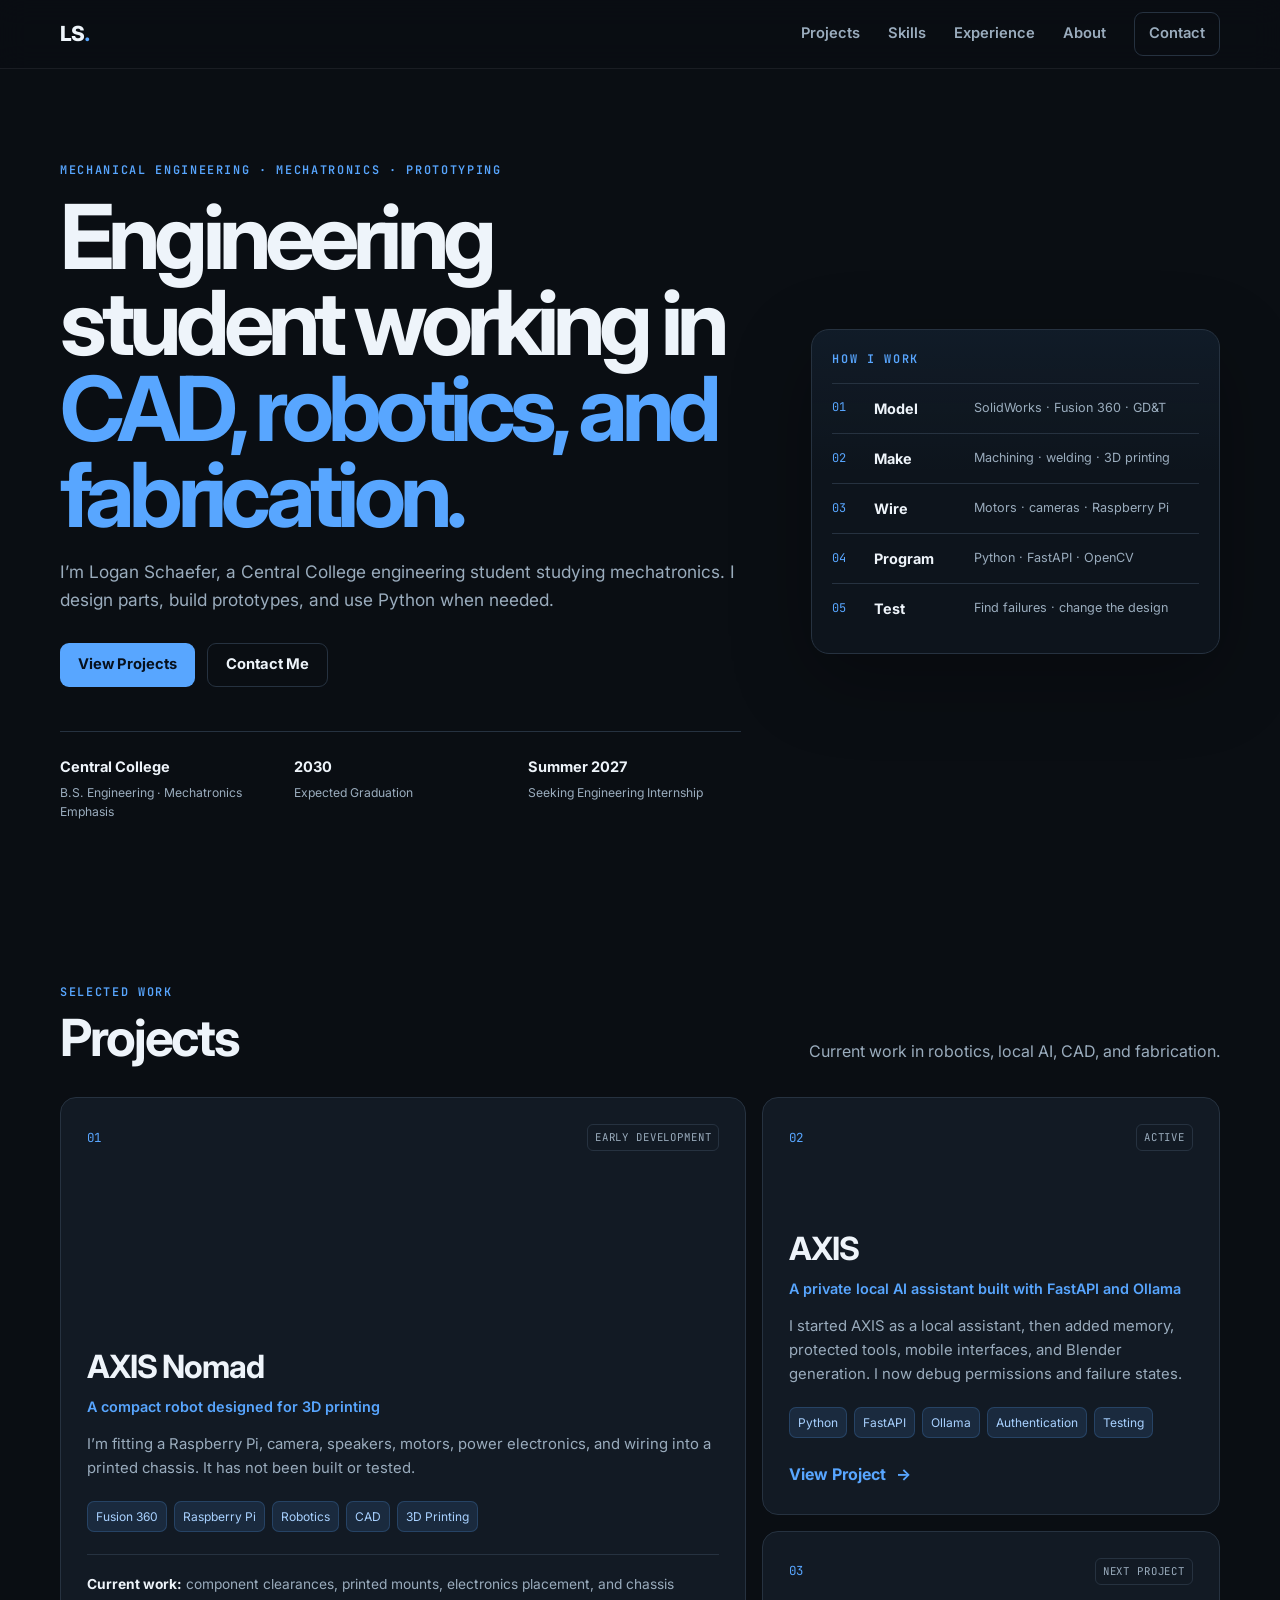
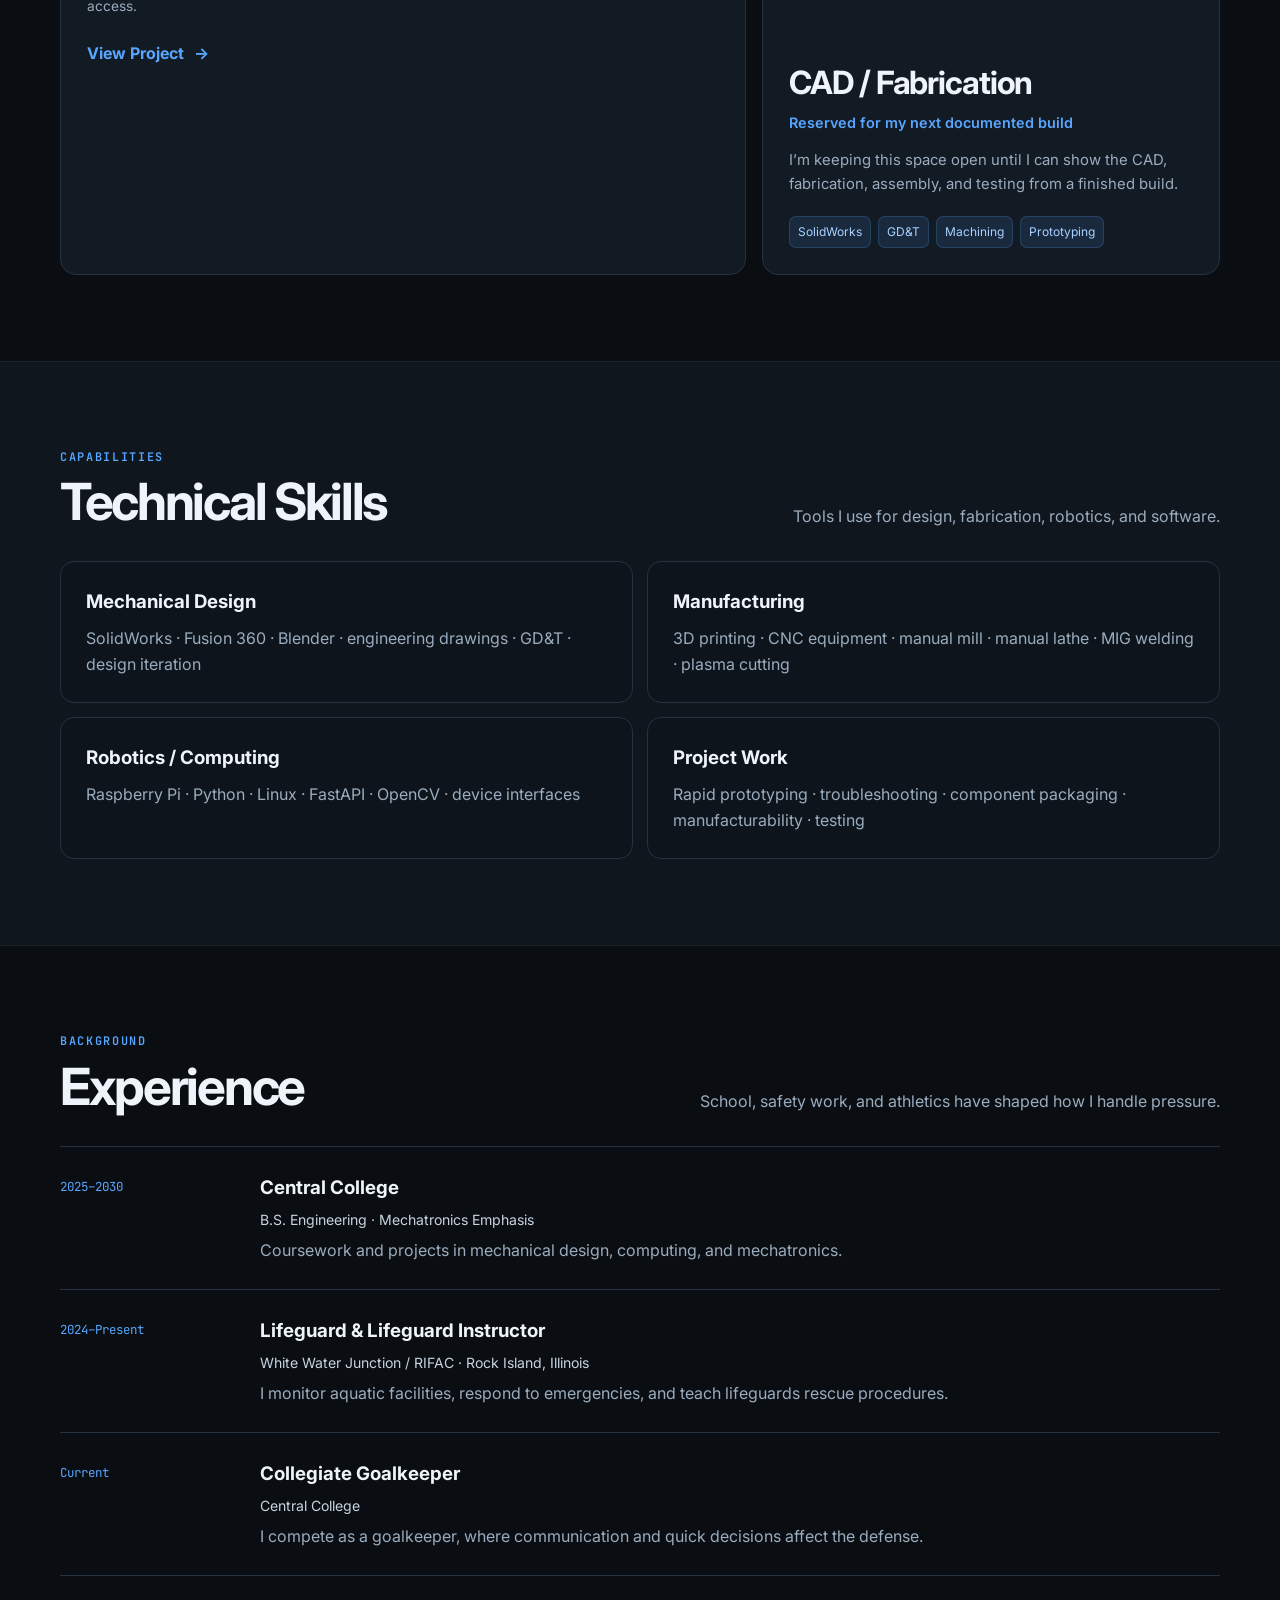
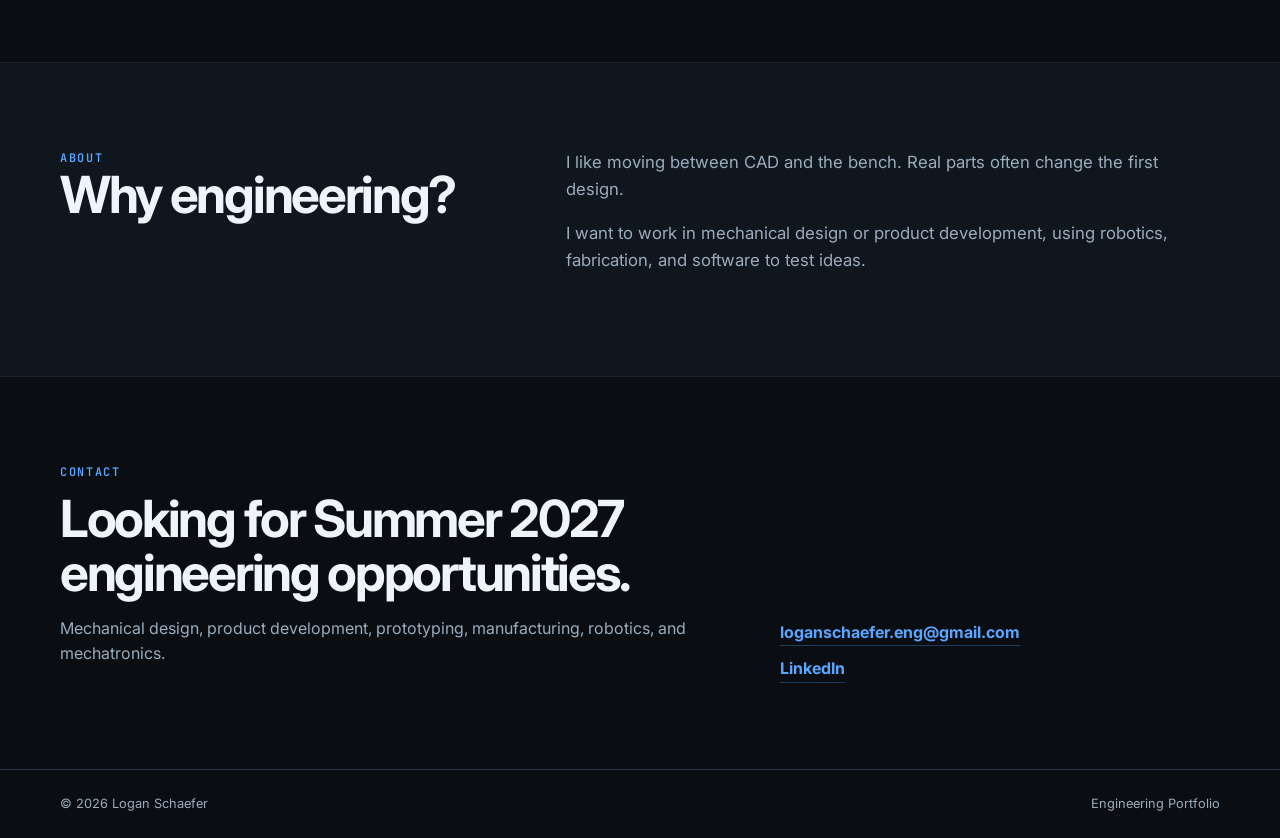
<file: index.html>
<!DOCTYPE html>
<html lang="en">
<head>
  <meta charset="UTF-8" />
  <meta name="viewport" content="width=device-width, initial-scale=1.0" />
  <meta name="description" content="Engineering portfolio of Logan Schaefer — mechanical engineering, mechatronics, CAD, prototyping, additive manufacturing, and robotics." />
  <title>Logan Schaefer | Engineering Portfolio</title>
  <link rel="preconnect" href="https://fonts.googleapis.com">
  <link rel="preconnect" href="https://fonts.gstatic.com" crossorigin>
  <link href="https://fonts.googleapis.com/css2?family=Inter:wght@400;500;600;700;800&family=JetBrains+Mono:wght@500;600&display=swap" rel="stylesheet">
  <link rel="stylesheet" href="styles.css" />
  <link rel="icon" type="image/png" href="LS. Favicon.png">
</head>
<body>
  <header class="site-header">
    <div class="container nav-wrap">
      <a class="brand" href="#top">LS<span>.</span></a>
      <nav class="nav" aria-label="Primary navigation">
        <a href="#projects">Projects</a>
        <a href="#skills">Skills</a>
        <a href="#experience">Experience</a>
        <a href="#about">About</a>
        <a class="nav-cta" href="#contact">Contact</a>
      </nav>
      <button class="menu-btn" aria-label="Toggle menu" aria-expanded="false">Menu</button>
    </div>
  </header>

  <main id="top">
    <section class="hero">
      <div class="container hero-grid">
        <div>
          <div class="eyebrow">MECHANICAL ENGINEERING · MECHATRONICS · PROTOTYPING</div>
          <h1>Engineering student working in <span>CAD, robotics, and fabrication.</span></h1>
          <p class="hero-copy">
            I’m Logan Schaefer, a Central College engineering student studying mechatronics.
            I design parts, build prototypes, and use Python when needed.
          </p>
          <div class="hero-actions">
            <a class="btn primary" href="#projects">View Projects</a>
            <a class="btn secondary" href="#contact">Contact Me</a>
          </div>
          <div class="hero-meta">
            <div><strong>Central College</strong><span>B.S. Engineering · Mechatronics Emphasis</span></div>
            <div><strong>2030</strong><span>Expected Graduation</span></div>
            <div><strong>Summer 2027</strong><span>Seeking Engineering Internship</span></div>
          </div>
        </div>

        <div class="hero-panel" aria-hidden="true">
          <div class="panel-label">HOW I WORK</div>
          <div class="system-line"><span>01</span><strong>Model</strong><em>SolidWorks · Fusion 360 · GD&T</em></div>
          <div class="system-line"><span>02</span><strong>Make</strong><em>Machining · welding · 3D printing</em></div>
          <div class="system-line"><span>03</span><strong>Wire</strong><em>Motors · cameras · Raspberry Pi</em></div>
          <div class="system-line"><span>04</span><strong>Program</strong><em>Python · FastAPI · OpenCV</em></div>
          <div class="system-line"><span>05</span><strong>Test</strong><em>Find failures · change the design</em></div>
        </div>
      </div>
    </section>

    <section class="section" id="projects">
      <div class="container">
        <div class="section-kicker">SELECTED WORK</div>
        <div class="section-head">
          <h2>Projects</h2>
          <p>Current work in robotics, local AI, CAD, and fabrication.</p>
        </div>

        <div class="projects-grid">
          <article class="project-card featured">
            <div class="project-top">
              <span class="project-index">01</span>
              <span class="status">EARLY DEVELOPMENT</span>
            </div>
            <h3>AXIS Nomad</h3>
            <p class="project-subtitle">A compact robot designed for 3D printing</p>
            <p>
              I’m fitting a Raspberry Pi, camera, speakers, motors, power electronics, and wiring into
              a printed chassis. It has not been built or tested.
            </p>
            <div class="tags">
              <span>Fusion 360</span><span>Raspberry Pi</span><span>Robotics</span><span>CAD</span><span>3D Printing</span>
            </div>
            <div class="project-note">
              <strong>Current work:</strong> component clearances, printed mounts, electronics placement, and chassis access.
            </div>

            <a class="project-link" href="projects/nomad.html">
              View Project <span>→</span>
            </a>
          </article>

          <article class="project-card">
            <div class="project-top">
              <span class="project-index">02</span>
              <span class="status">ACTIVE</span>
            </div>
            <h3>AXIS</h3>
            <p class="project-subtitle">A private local AI assistant built with FastAPI and Ollama</p>
            <p>
              I started AXIS as a local assistant, then added memory, protected tools, mobile interfaces,
              and Blender generation. I now debug permissions and failure states.
            </p>
            <div class="tags">
              <span>Python</span><span>FastAPI</span><span>Ollama</span><span>Authentication</span><span>Testing</span>
            </div>

            <a class="project-link" href="projects/axis.html">
              View Project <span>→</span>
            </a>
          </article>

          <article class="project-card">
            <div class="project-top">
              <span class="project-index">03</span>
              <span class="status">NEXT PROJECT</span>
            </div>
            <h3>CAD / Fabrication</h3>
            <p class="project-subtitle">Reserved for my next documented build</p>
            <p>
              I’m keeping this space open until I can show the CAD, fabrication, assembly, and testing
              from a finished build.
            </p>
            <div class="tags">
              <span>SolidWorks</span><span>GD&T</span><span>Machining</span><span>Prototyping</span>
            </div>
          </article>
        </div>
      </div>
    </section>

    <section class="section alt" id="skills">
      <div class="container">
        <div class="section-kicker">CAPABILITIES</div>
        <div class="section-head">
          <h2>Technical Skills</h2>
          <p>Tools I use for design, fabrication, robotics, and software.</p>
        </div>

        <div class="skills-grid">
          <div class="skill-group">
            <h3>Mechanical Design</h3>
            <p>SolidWorks · Fusion 360 · Blender · engineering drawings · GD&T · design iteration</p>
          </div>
          <div class="skill-group">
            <h3>Manufacturing</h3>
            <p>3D printing · CNC equipment · manual mill · manual lathe · MIG welding · plasma cutting</p>
          </div>
          <div class="skill-group">
            <h3>Robotics / Computing</h3>
            <p>Raspberry Pi · Python · Linux · FastAPI · OpenCV · device interfaces</p>
          </div>
          <div class="skill-group">
            <h3>Project Work</h3>
            <p>Rapid prototyping · troubleshooting · component packaging · manufacturability · testing</p>
          </div>
        </div>
      </div>
    </section>

    <section class="section" id="experience">
      <div class="container">
        <div class="section-kicker">BACKGROUND</div>
        <div class="section-head">
          <h2>Experience</h2>
          <p>School, safety work, and athletics have shaped how I handle pressure.</p>
        </div>

        <div class="timeline">
          <div class="timeline-item">
            <div class="timeline-date">2025–2030</div>
            <div>
              <h3>Central College</h3>
              <p class="muted">B.S. Engineering · Mechatronics Emphasis</p>
              <p>Coursework and projects in mechanical design, computing, and mechatronics.</p>
            </div>
          </div>
          <div class="timeline-item">
            <div class="timeline-date">2024–Present</div>
            <div>
              <h3>Lifeguard & Lifeguard Instructor</h3>
              <p class="muted">White Water Junction / RIFAC · Rock Island, Illinois</p>
              <p>I monitor aquatic facilities, respond to emergencies, and teach lifeguards rescue procedures.</p>
            </div>
          </div>
          <div class="timeline-item">
            <div class="timeline-date">Current</div>
            <div>
              <h3>Collegiate Goalkeeper</h3>
              <p class="muted">Central College</p>
              <p>I compete as a goalkeeper, where communication and quick decisions affect the defense.</p>
            </div>
          </div>
        </div>
      </div>
    </section>

    <section class="section alt" id="about">
      <div class="container about-grid">
        <div>
          <div class="section-kicker">ABOUT</div>
          <h2>Why engineering?</h2>
        </div>
        <div class="about-copy">
          <p>
            I like moving between CAD and the bench. Real parts often change the first design.
          </p>
          <p>
            I want to work in mechanical design or product development, using robotics,
            fabrication, and software to test ideas.
          </p>
        </div>
      </div>
    </section>

    <section class="section contact" id="contact">
      <div class="container contact-wrap">
        <div>
          <div class="section-kicker">CONTACT</div>
          <h2>Looking for Summer 2027 engineering opportunities.</h2>
          <p>Mechanical design, product development, prototyping, manufacturing, robotics, and mechatronics.</p>
        </div>
        <div class="contact-links">
          <a href="mailto:loganschaefer.eng@gmail.com">loganschaefer.eng@gmail.com</a>
          <a href="https://www.linkedin.com/in/logan-schaefer-engineering" target="_blank" rel="noopener">LinkedIn</a>
        </div>
      </div>
    </section>
  </main>

  <footer>
    <div class="container footer-wrap">
      <span>© <span id="year"></span> Logan Schaefer</span>
      <span>Engineering Portfolio</span>
    </div>
  </footer>

  <script src="script.js"></script>
</body>
</html>
</file>
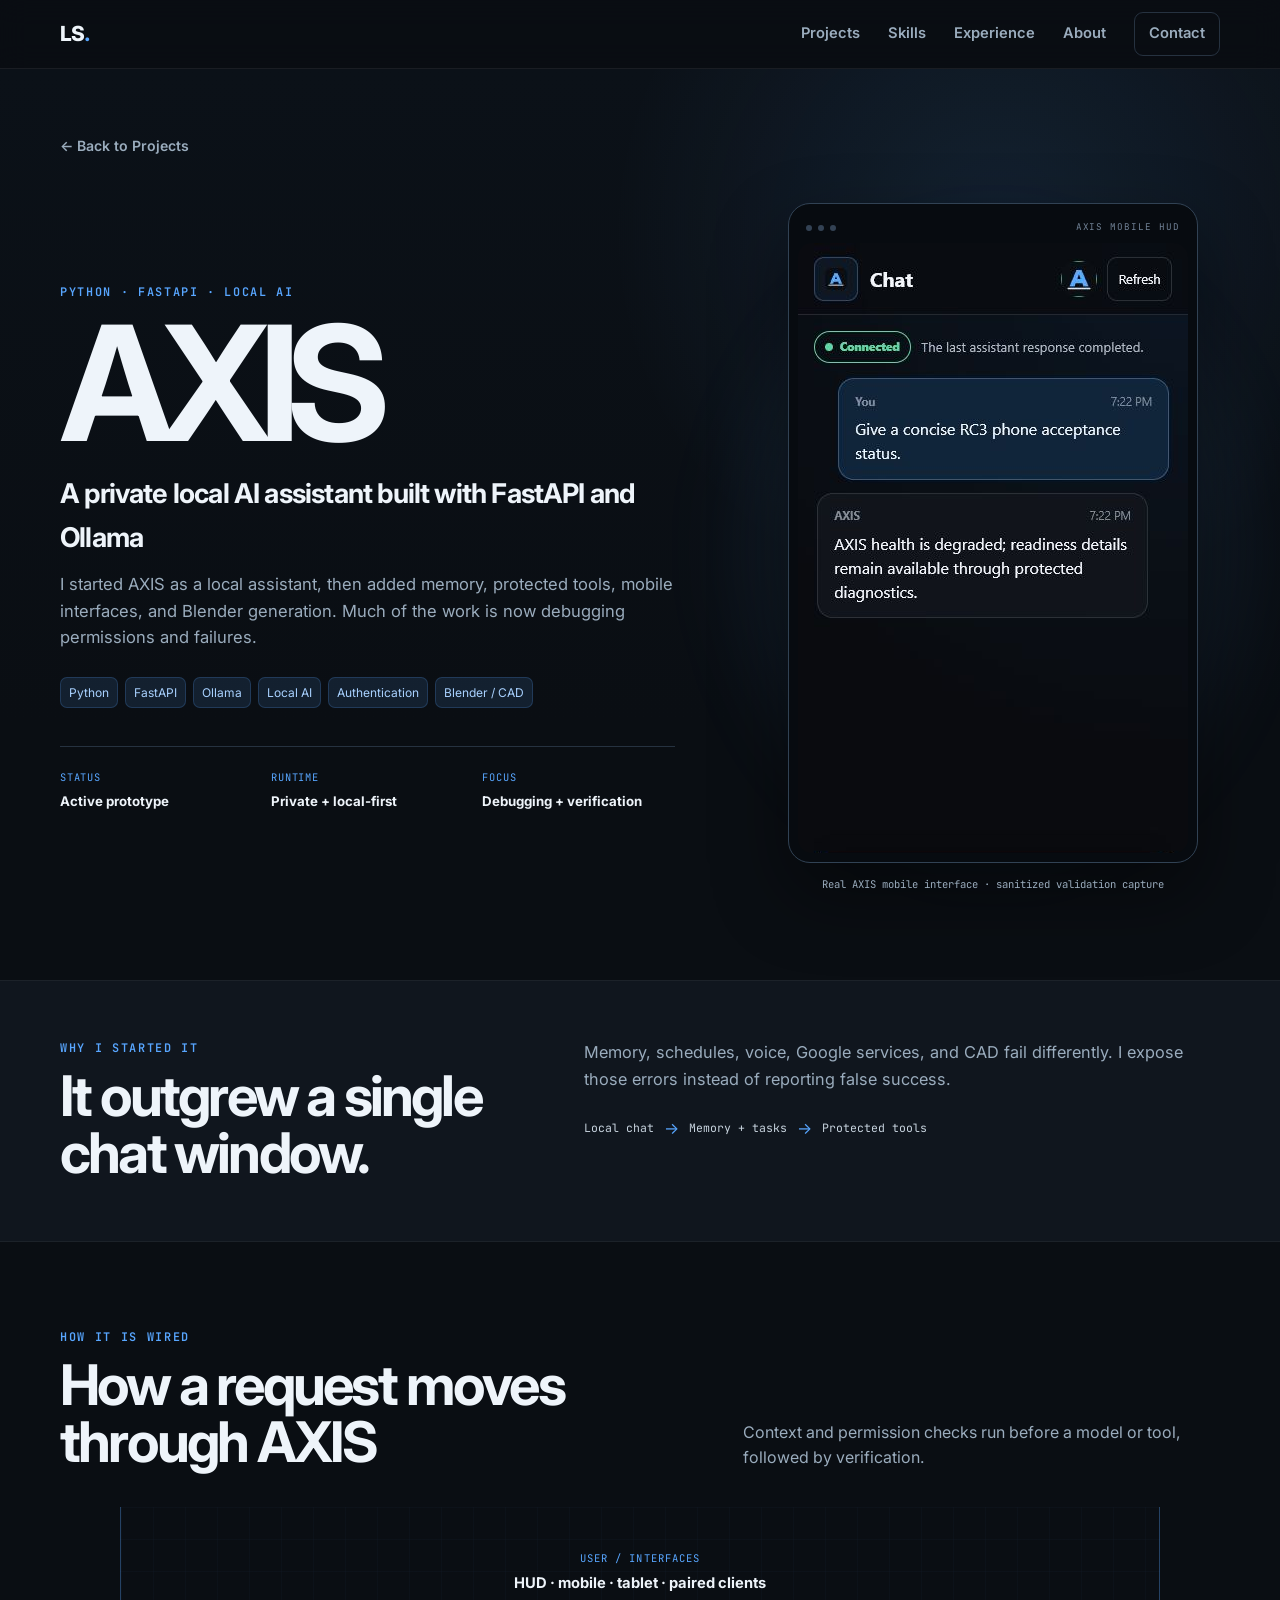
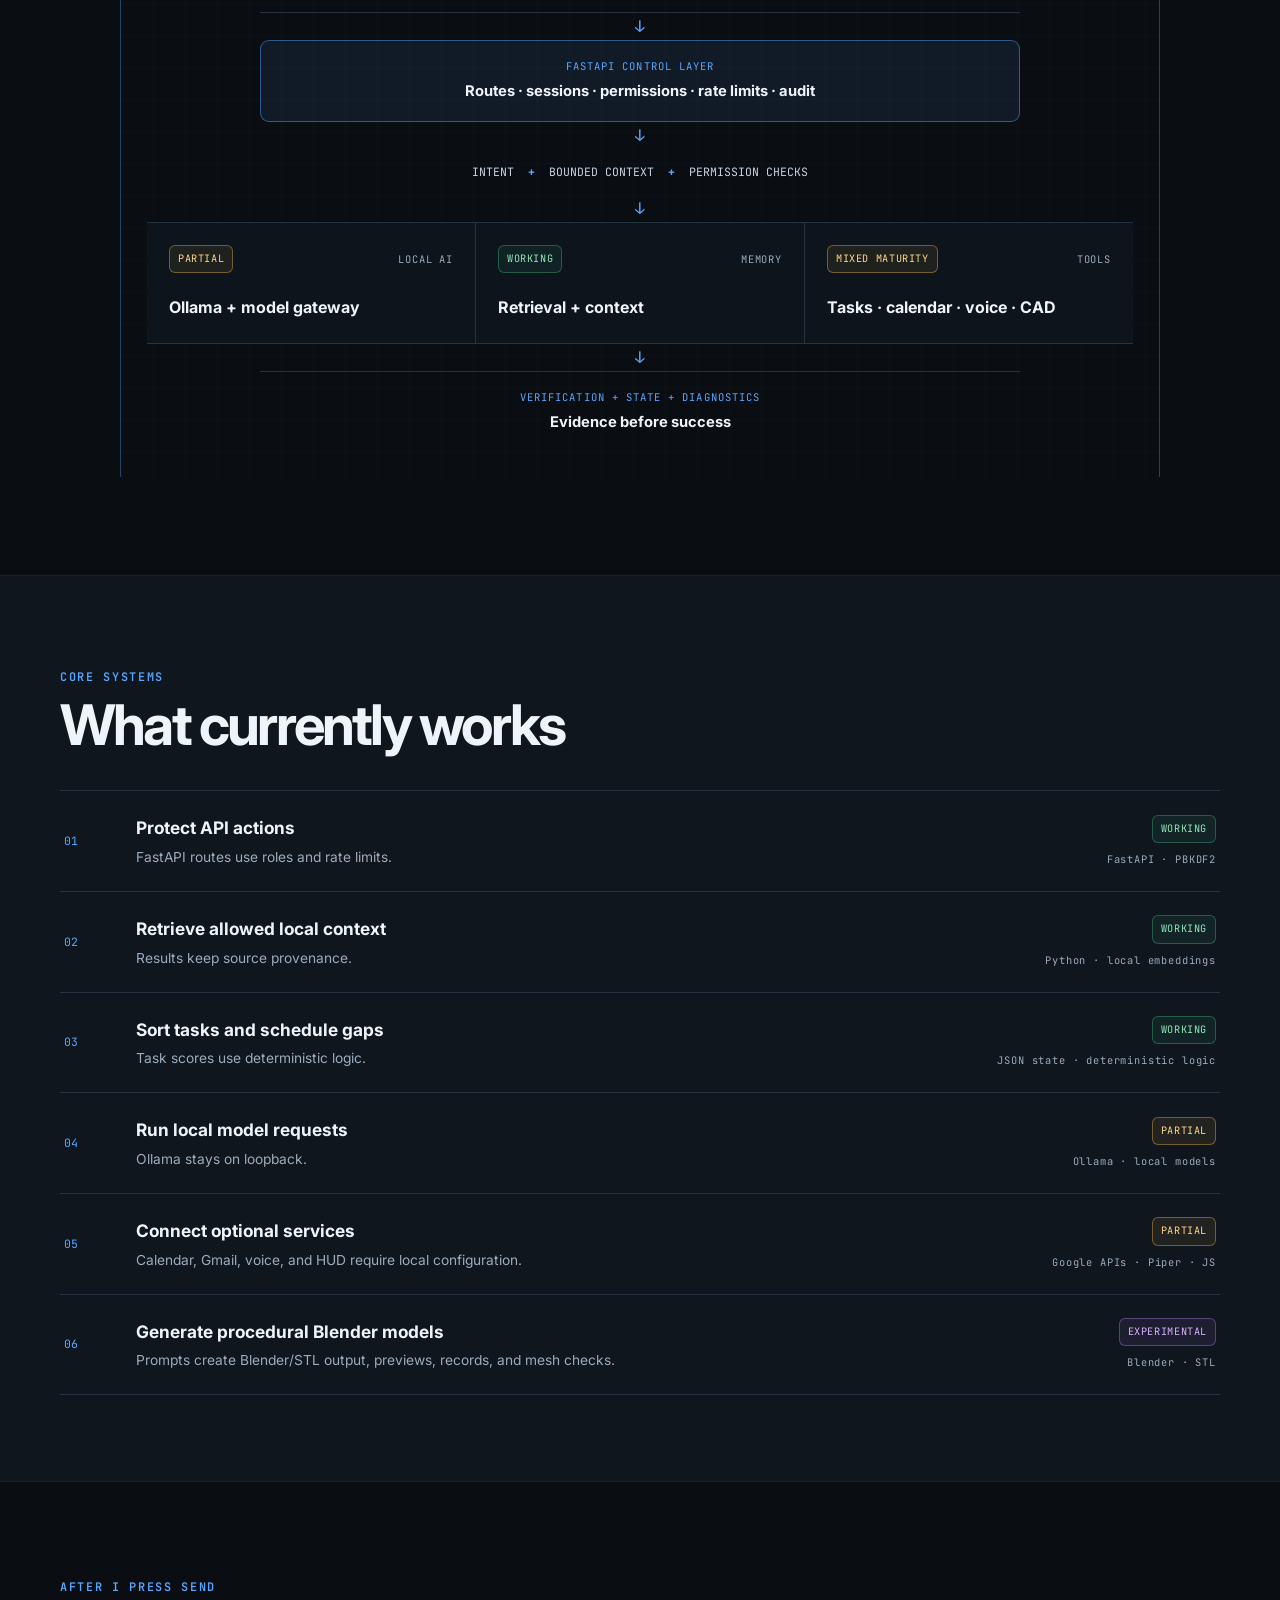
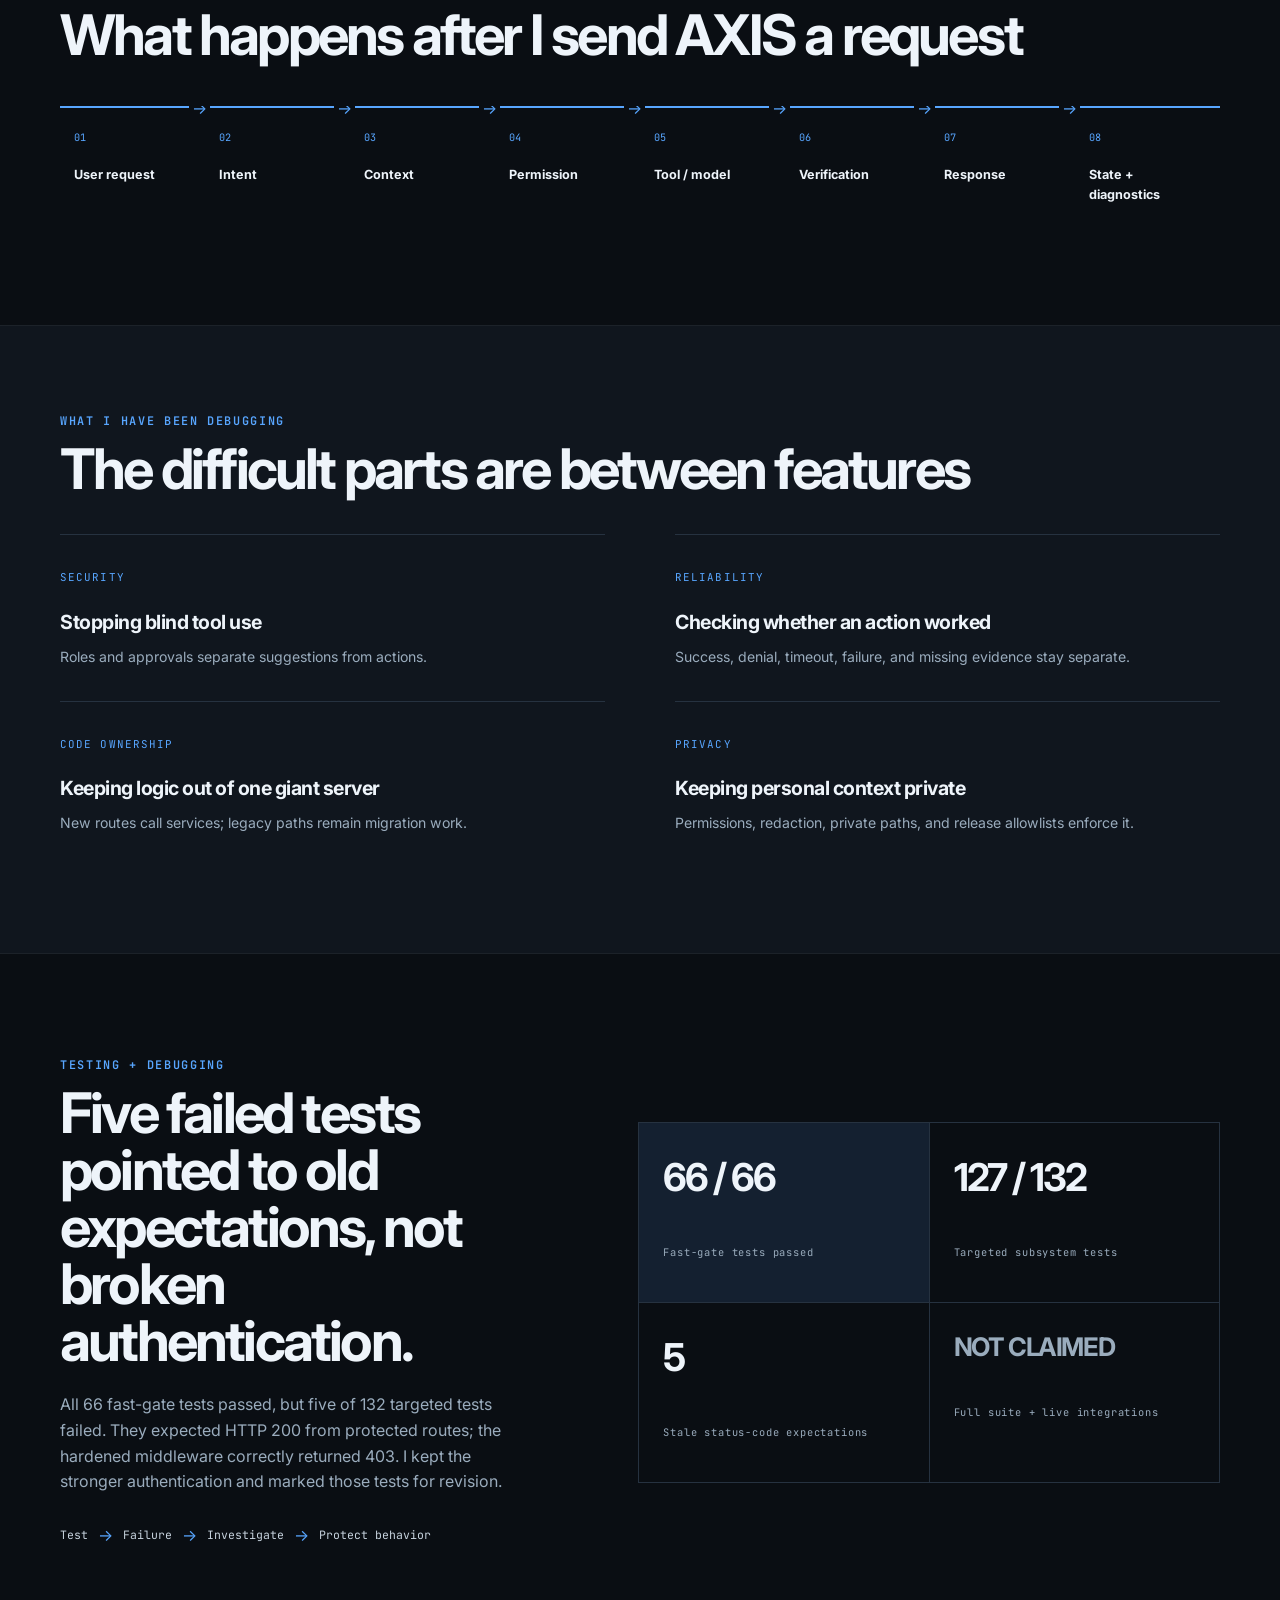
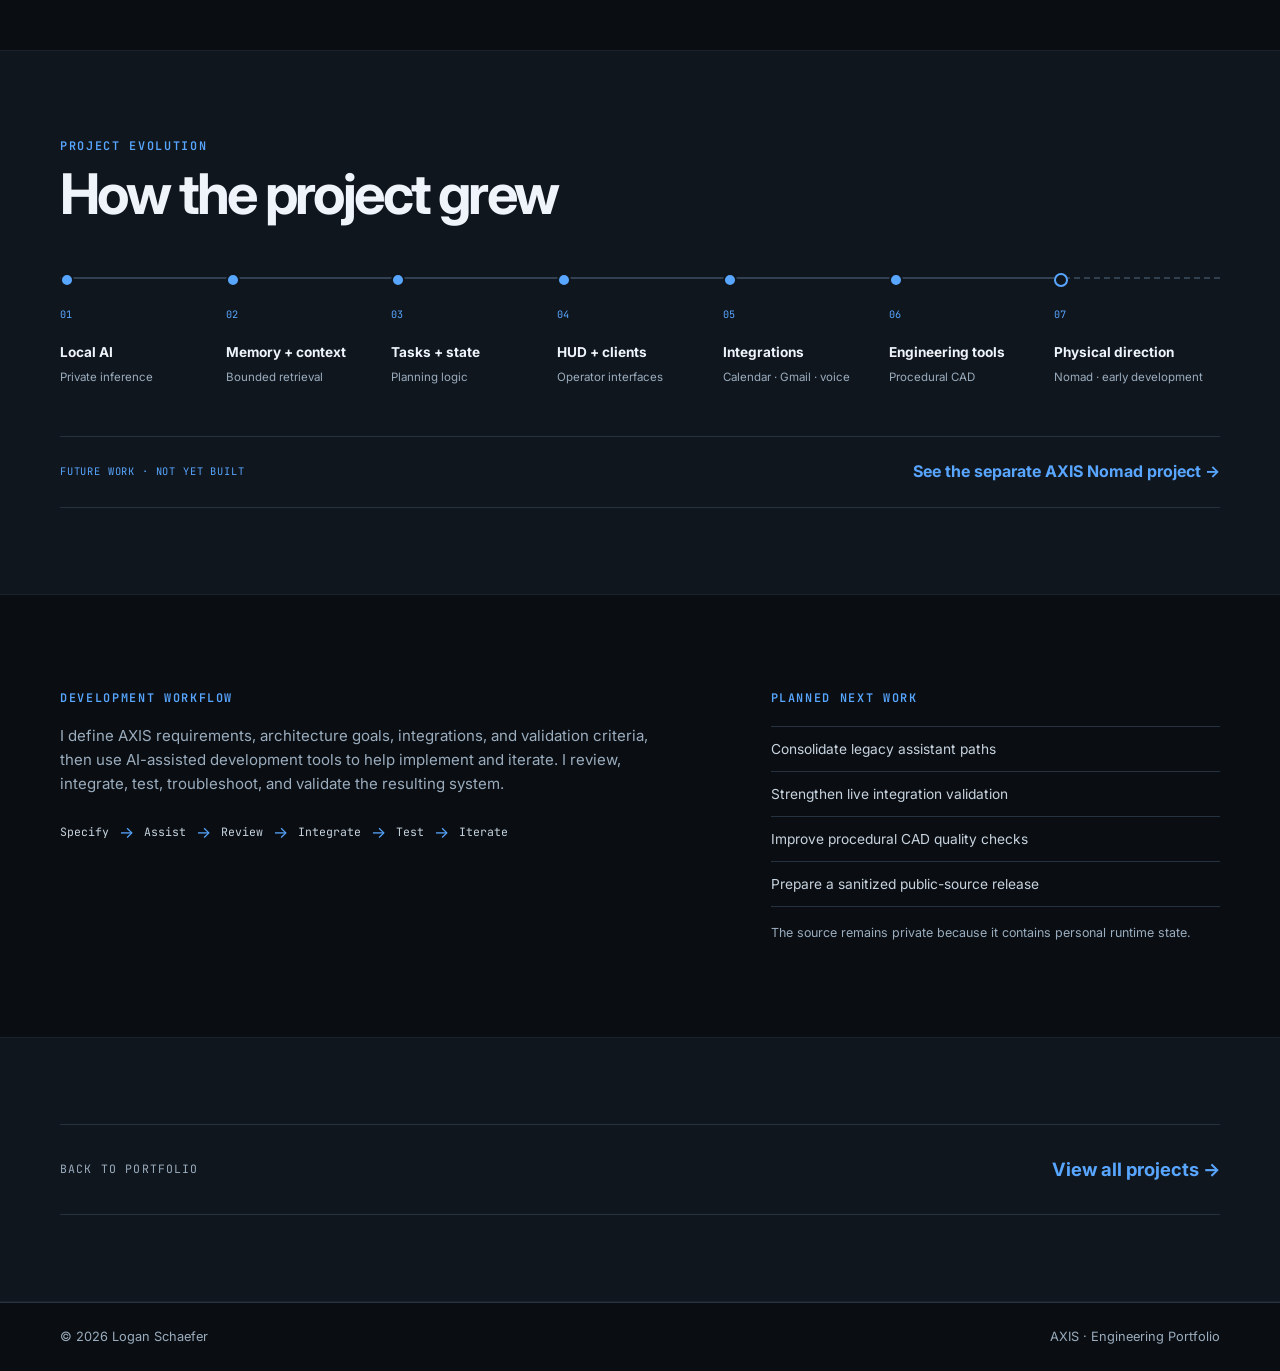
<file: projects/axis.html>
<!DOCTYPE html>
<html lang="en">
<head>
  <meta charset="UTF-8" />
  <meta name="viewport" content="width=device-width, initial-scale=1.0" />
  <meta
    name="description"
    content="AXIS engineering project by Logan Schaefer, built with FastAPI, Ollama, local retrieval, protected tools, multiple interfaces, and experimental Blender model generation."
  />
  <title>AXIS | Logan Schaefer Engineering Portfolio</title>
  <link rel="preconnect" href="https://fonts.googleapis.com">
  <link rel="preconnect" href="https://fonts.gstatic.com" crossorigin>
  <link href="https://fonts.googleapis.com/css2?family=Inter:wght@400;500;600;700;800&family=JetBrains+Mono:wght@500;600&display=swap" rel="stylesheet">
  <link rel="stylesheet" href="../styles.css" />
  <link rel="icon" type="image/png" href="../LS. Favicon.png">
</head>

<body>
  <header class="site-header">
    <div class="container nav-wrap">
      <a class="brand" href="../index.html">LS<span>.</span></a>
      <nav class="nav" aria-label="Primary navigation">
        <a href="../index.html#projects">Projects</a>
        <a href="../index.html#skills">Skills</a>
        <a href="../index.html#experience">Experience</a>
        <a href="../index.html#about">About</a>
        <a class="nav-cta" href="../index.html#contact">Contact</a>
      </nav>
      <button class="menu-btn" aria-label="Toggle menu" aria-expanded="false">Menu</button>
    </div>
  </header>

  <main>
    <section class="axis-case-hero">
      <div class="container">
        <a class="back-link" href="../index.html#projects">← Back to Projects</a>

        <div class="axis-case-hero-grid">
          <div class="axis-case-intro">
            <div class="eyebrow">PYTHON · FASTAPI · LOCAL AI</div>
            <h1>AXIS</h1>
            <p class="axis-case-subtitle">A private local AI assistant built with FastAPI and Ollama</p>
            <p class="axis-case-lead">
              I started AXIS as a local assistant, then added memory, protected tools, mobile interfaces,
              and Blender generation. Much of the work is now debugging permissions and failures.
            </p>

            <div class="tags axis-case-tags">
              <span>Python</span>
              <span>FastAPI</span>
              <span>Ollama</span>
              <span>Local AI</span>
              <span>Authentication</span>
              <span>Blender / CAD</span>
            </div>

            <div class="axis-hero-facts" aria-label="AXIS project facts">
              <div><span>STATUS</span><strong>Active prototype</strong></div>
              <div><span>RUNTIME</span><strong>Private + local-first</strong></div>
              <div><span>FOCUS</span><strong>Debugging + verification</strong></div>
            </div>
          </div>

          <figure class="axis-hud-figure">
            <div class="axis-hud-frame">
              <div class="axis-hud-frame-bar" aria-hidden="true">
                <span></span><span></span><span></span>
                <small>AXIS MOBILE HUD</small>
              </div>
              <img
                src="../images/axis/axis-hud-chat.jpg"
                alt="Sanitized AXIS mobile HUD showing a connected chat interface and a degraded-health response"
              >
            </div>
            <figcaption>Real AXIS mobile interface · sanitized validation capture</figcaption>
          </figure>
        </div>
      </div>
    </section>

    <section class="axis-origin">
      <div class="container axis-origin-grid">
        <div>
          <div class="section-kicker">WHY I STARTED IT</div>
          <h2>It outgrew a single chat window.</h2>
        </div>
        <div class="axis-origin-copy">
          <p>
            Memory, schedules, voice, Google services, and CAD fail differently. I expose those errors
            instead of reporting false success.
          </p>
          <div class="axis-origin-path" aria-label="AXIS project expansion">
            <span>Local chat</span><i>→</i><span>Memory + tasks</span><i>→</i><span>Protected tools</span>
          </div>
        </div>
      </div>
    </section>

    <section class="section axis-architecture-section">
      <div class="container">
        <div class="axis-section-title">
          <div>
            <div class="section-kicker">HOW IT IS WIRED</div>
            <h2>How a request moves through AXIS</h2>
          </div>
          <p>Context and permission checks run before a model or tool, followed by verification.</p>
        </div>

        <div class="axis-architecture-map" role="img" aria-label="AXIS architecture from user interfaces through FastAPI, intent, context, permissions, local AI, memory, tools, and verification">
          <div class="axis-architecture-entry">
            <span>USER / INTERFACES</span>
            <strong>HUD · mobile · tablet · paired clients</strong>
          </div>
          <div class="axis-map-down" aria-hidden="true">↓</div>
          <div class="axis-architecture-control">
            <span>FASTAPI CONTROL LAYER</span>
            <strong>Routes · sessions · permissions · rate limits · audit</strong>
          </div>
          <div class="axis-map-down" aria-hidden="true">↓</div>
          <div class="axis-architecture-core">
            <span>INTENT</span><b>+</b><span>BOUNDED CONTEXT</span><b>+</b><span>PERMISSION CHECKS</span>
          </div>
          <div class="axis-map-down" aria-hidden="true">↓</div>
          <div class="axis-architecture-branches">
            <div>
              <div class="axis-branch-head"><span class="axis-status partial">PARTIAL</span><small>LOCAL AI</small></div>
              <strong>Ollama + model gateway</strong>
            </div>
            <div>
              <div class="axis-branch-head"><span class="axis-status working">WORKING</span><small>MEMORY</small></div>
              <strong>Retrieval + context</strong>
            </div>
            <div>
              <div class="axis-branch-head"><span class="axis-status partial">MIXED MATURITY</span><small>TOOLS</small></div>
              <strong>Tasks · calendar · voice · CAD</strong>
            </div>
          </div>
          <div class="axis-map-down" aria-hidden="true">↓</div>
          <div class="axis-architecture-output">
            <span>VERIFICATION + STATE + DIAGNOSTICS</span>
            <strong>Evidence before success</strong>
          </div>
        </div>
      </div>
    </section>

    <section class="section alt axis-systems-section">
      <div class="container">
        <div class="axis-section-title">
          <div>
            <div class="section-kicker">CORE SYSTEMS</div>
            <h2>What currently works</h2>
          </div>
        </div>

        <div class="axis-system-list">
          <article>
            <span class="axis-system-number">01</span>
            <div><h3>Protect API actions</h3><p>FastAPI routes use roles and rate limits.</p></div>
            <div class="axis-system-meta"><span class="axis-status working">WORKING</span><small>FastAPI · PBKDF2</small></div>
          </article>
          <article>
            <span class="axis-system-number">02</span>
            <div><h3>Retrieve allowed local context</h3><p>Results keep source provenance.</p></div>
            <div class="axis-system-meta"><span class="axis-status working">WORKING</span><small>Python · local embeddings</small></div>
          </article>
          <article>
            <span class="axis-system-number">03</span>
            <div><h3>Sort tasks and schedule gaps</h3><p>Task scores use deterministic logic.</p></div>
            <div class="axis-system-meta"><span class="axis-status working">WORKING</span><small>JSON state · deterministic logic</small></div>
          </article>
          <article>
            <span class="axis-system-number">04</span>
            <div><h3>Run local model requests</h3><p>Ollama stays on loopback.</p></div>
            <div class="axis-system-meta"><span class="axis-status partial">PARTIAL</span><small>Ollama · local models</small></div>
          </article>
          <article>
            <span class="axis-system-number">05</span>
            <div><h3>Connect optional services</h3><p>Calendar, Gmail, voice, and HUD require local configuration.</p></div>
            <div class="axis-system-meta"><span class="axis-status partial">PARTIAL</span><small>Google APIs · Piper · JS</small></div>
          </article>
          <article>
            <span class="axis-system-number">06</span>
            <div><h3>Generate procedural Blender models</h3><p>Prompts create Blender/STL output, previews, records, and mesh checks.</p></div>
            <div class="axis-system-meta"><span class="axis-status experimental">EXPERIMENTAL</span><small>Blender · STL</small></div>
          </article>
        </div>
      </div>
    </section>

    <section class="section axis-lifecycle-section">
      <div class="container">
        <div class="section-kicker">AFTER I PRESS SEND</div>
        <div class="axis-lifecycle-head">
          <h2>What happens after I send AXIS a request</h2>
        </div>
        <ol class="axis-request-flow">
          <li><span>01</span><strong>User request</strong></li>
          <li><span>02</span><strong>Intent</strong></li>
          <li><span>03</span><strong>Context</strong></li>
          <li><span>04</span><strong>Permission</strong></li>
          <li><span>05</span><strong>Tool / model</strong></li>
          <li><span>06</span><strong>Verification</strong></li>
          <li><span>07</span><strong>Response</strong></li>
          <li><span>08</span><strong>State + diagnostics</strong></li>
        </ol>
      </div>
    </section>

    <section class="section alt axis-challenges-section">
      <div class="container">
        <div class="axis-section-title">
          <div>
            <div class="section-kicker">WHAT I HAVE BEEN DEBUGGING</div>
            <h2>The difficult parts are between features</h2>
          </div>
        </div>

        <div class="axis-challenge-grid">
          <article>
            <span>SECURITY</span>
            <h3>Stopping blind tool use</h3>
            <p>Roles and approvals separate suggestions from actions.</p>
          </article>
          <article>
            <span>RELIABILITY</span>
            <h3>Checking whether an action worked</h3>
            <p>Success, denial, timeout, failure, and missing evidence stay separate.</p>
          </article>
          <article>
            <span>CODE OWNERSHIP</span>
            <h3>Keeping logic out of one giant server</h3>
            <p>New routes call services; legacy paths remain migration work.</p>
          </article>
          <article>
            <span>PRIVACY</span>
            <h3>Keeping personal context private</h3>
            <p>Permissions, redaction, private paths, and release allowlists enforce it.</p>
          </article>
        </div>
      </div>
    </section>

    <section class="section axis-validation-section">
      <div class="container">
        <div class="axis-validation-layout">
          <div class="axis-validation-copy">
            <div class="section-kicker">TESTING + DEBUGGING</div>
            <h2>Five failed tests pointed to old expectations, not broken authentication.</h2>
            <p>
              All 66 fast-gate tests passed, but five of 132 targeted tests failed. They expected HTTP 200
              from protected routes; the hardened middleware correctly returned 403. I kept the stronger
              authentication and marked those tests for revision.
            </p>
            <div class="axis-debug-flow" aria-label="Debugging workflow">
              <span>Test</span><i>→</i><span>Failure</span><i>→</i><span>Investigate</span><i>→</i><span>Protect behavior</span>
            </div>
          </div>

          <div class="axis-validation-metrics">
            <div class="axis-metric primary"><strong>66 / 66</strong><span>Fast-gate tests passed</span></div>
            <div class="axis-metric"><strong>127 / 132</strong><span>Targeted subsystem tests</span></div>
            <div class="axis-metric"><strong>5</strong><span>Stale status-code expectations</span></div>
            <div class="axis-metric muted"><strong>NOT CLAIMED</strong><span>Full suite + live integrations</span></div>
          </div>
        </div>
      </div>
    </section>

    <section class="section alt axis-evolution-section">
      <div class="container">
        <div class="axis-section-title">
          <div>
            <div class="section-kicker">PROJECT EVOLUTION</div>
            <h2>How the project grew</h2>
          </div>
        </div>

        <ol class="axis-evolution-timeline">
          <li><span>01</span><strong>Local AI</strong><small>Private inference</small></li>
          <li><span>02</span><strong>Memory + context</strong><small>Bounded retrieval</small></li>
          <li><span>03</span><strong>Tasks + state</strong><small>Planning logic</small></li>
          <li><span>04</span><strong>HUD + clients</strong><small>Operator interfaces</small></li>
          <li><span>05</span><strong>Integrations</strong><small>Calendar · Gmail · voice</small></li>
          <li><span>06</span><strong>Engineering tools</strong><small>Procedural CAD</small></li>
          <li class="future"><span>07</span><strong>Physical direction</strong><small>Nomad · early development</small></li>
        </ol>

        <a class="axis-nomad-link" href="nomad.html">
          <span>FUTURE WORK · NOT YET BUILT</span>
          <strong>See the separate AXIS Nomad project →</strong>
        </a>
      </div>
    </section>

    <section class="section axis-closing-section">
      <div class="container axis-closing-grid">
        <div class="axis-workflow-compact">
          <div class="section-kicker">DEVELOPMENT WORKFLOW</div>
          <p>
            I define AXIS requirements, architecture goals, integrations, and validation criteria,
            then use AI-assisted development tools to help implement and iterate. I review, integrate,
            test, troubleshoot, and validate the resulting system.
          </p>
          <div class="axis-workflow-steps">
            <span>Specify</span><i>→</i><span>Assist</span><i>→</i><span>Review</span><i>→</i><span>Integrate</span><i>→</i><span>Test</span><i>→</i><span>Iterate</span>
          </div>
        </div>

        <div class="axis-next-directions">
          <div class="section-kicker">PLANNED NEXT WORK</div>
          <ul>
            <li>Consolidate legacy assistant paths</li>
            <li>Strengthen live integration validation</li>
            <li>Improve procedural CAD quality checks</li>
            <li>Prepare a sanitized public-source release</li>
          </ul>
          <p class="axis-private-note">The source remains private because it contains personal runtime state.</p>
        </div>
      </div>
    </section>

    <section class="section alt">
      <div class="container">
        <a class="next-project" href="../index.html#projects">
          <span>BACK TO PORTFOLIO</span>
          <strong>View all projects →</strong>
        </a>
      </div>
    </section>
  </main>

  <footer>
    <div class="container footer-wrap">
      <span>© <span id="year"></span> Logan Schaefer</span>
      <span>AXIS · Engineering Portfolio</span>
    </div>
  </footer>

  <script src="../script.js"></script>
</body>
</html>
</file>
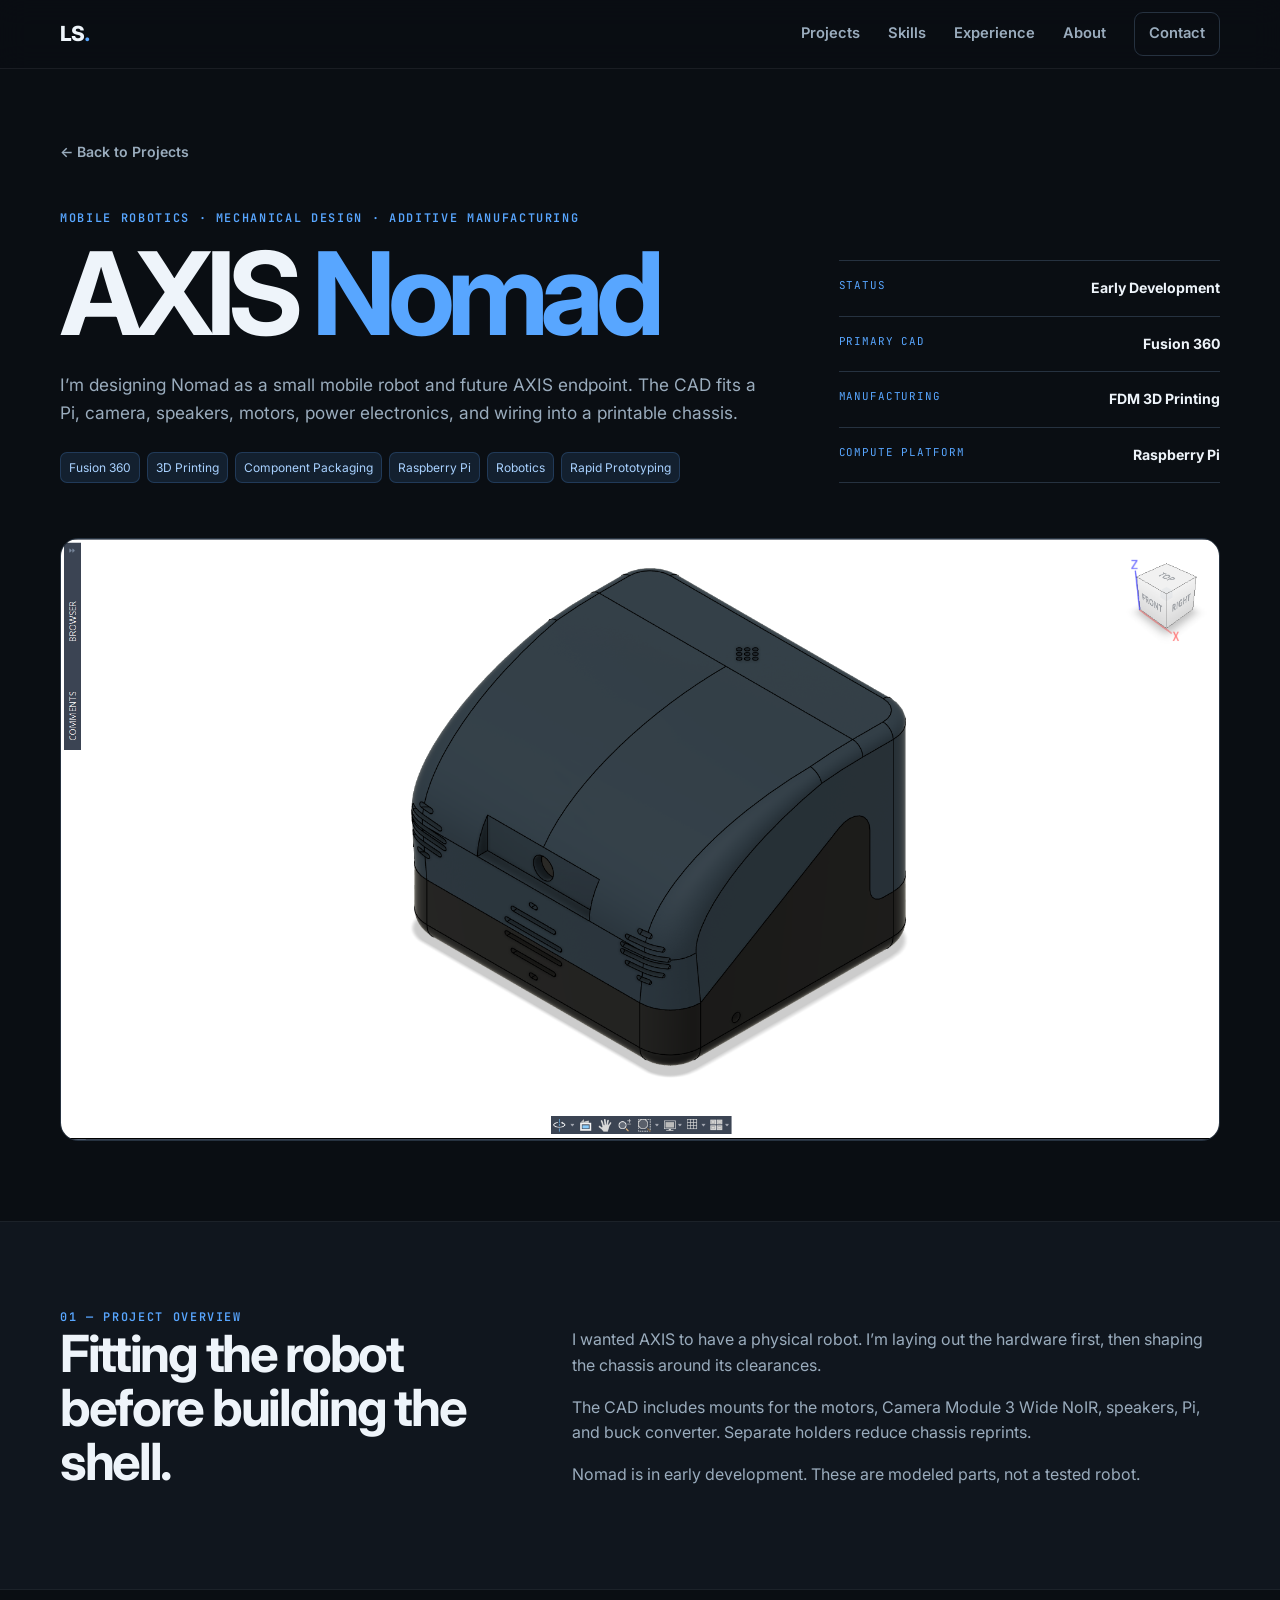
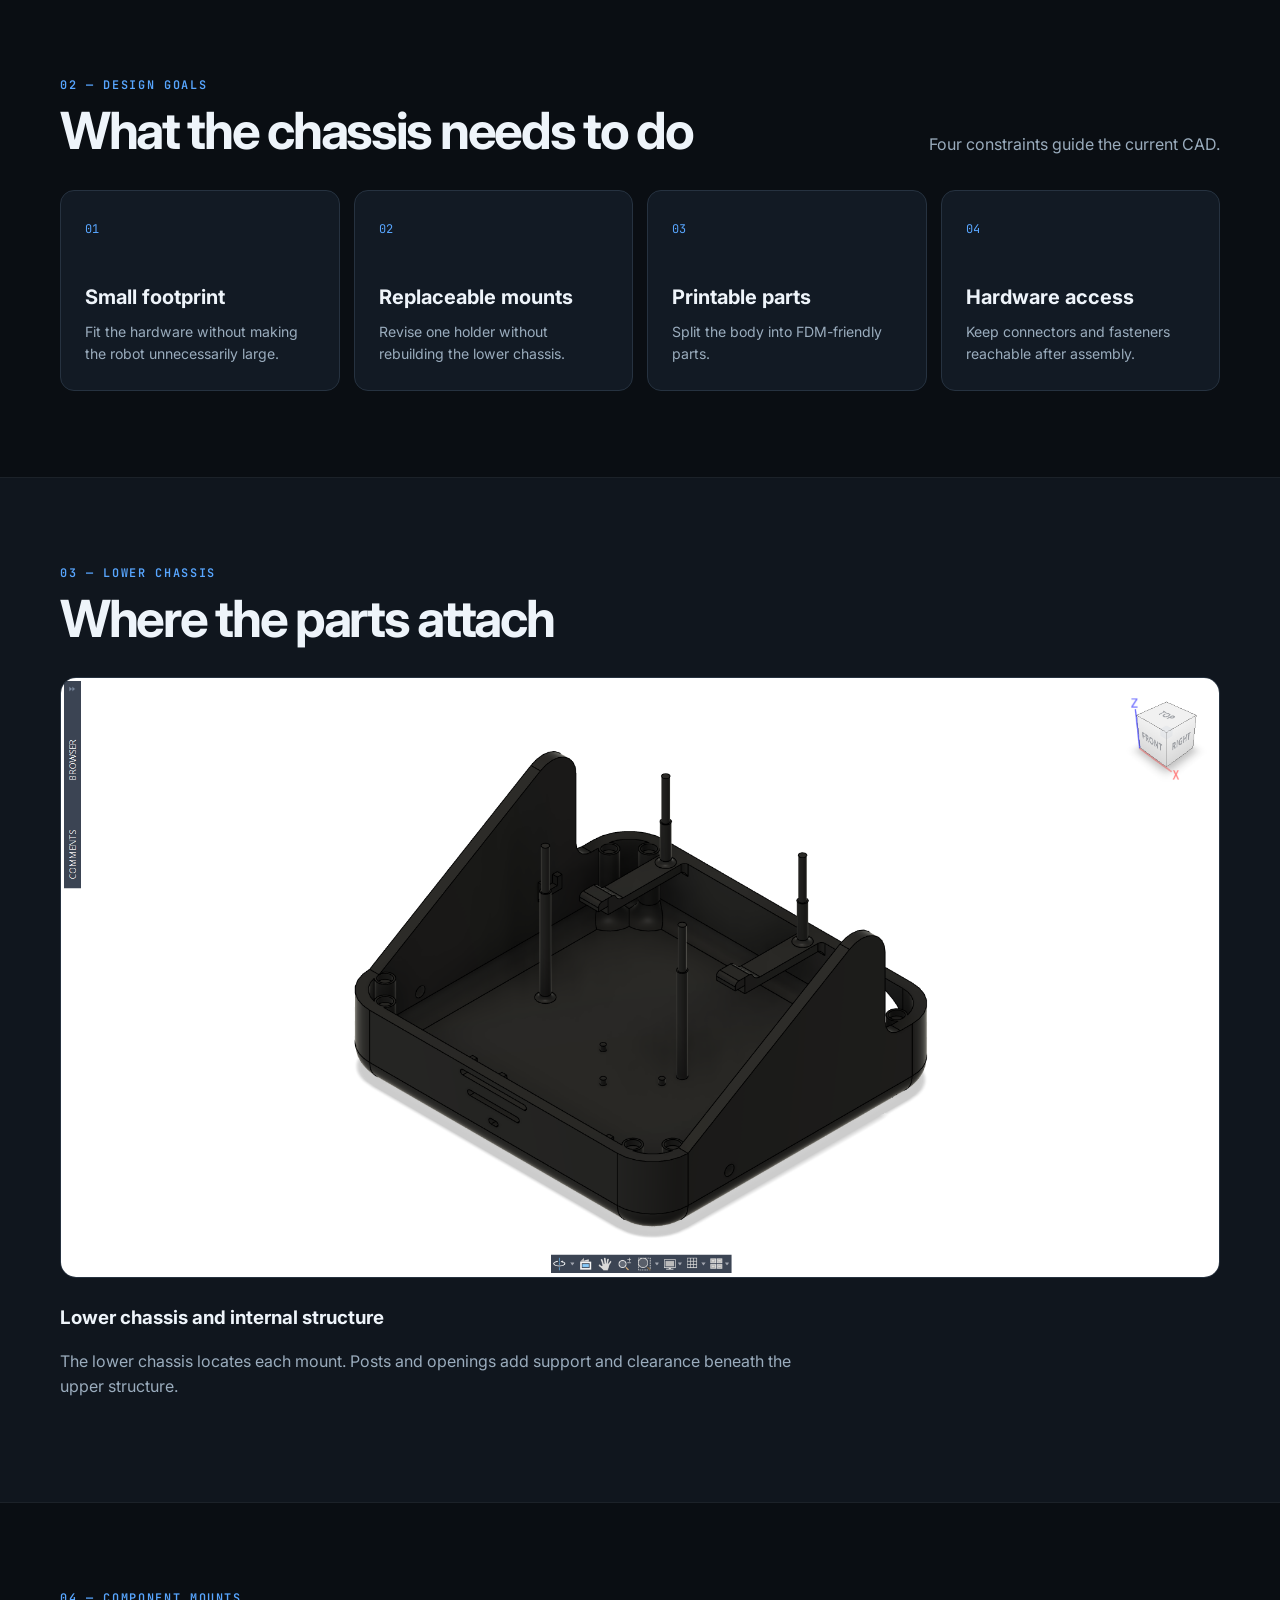
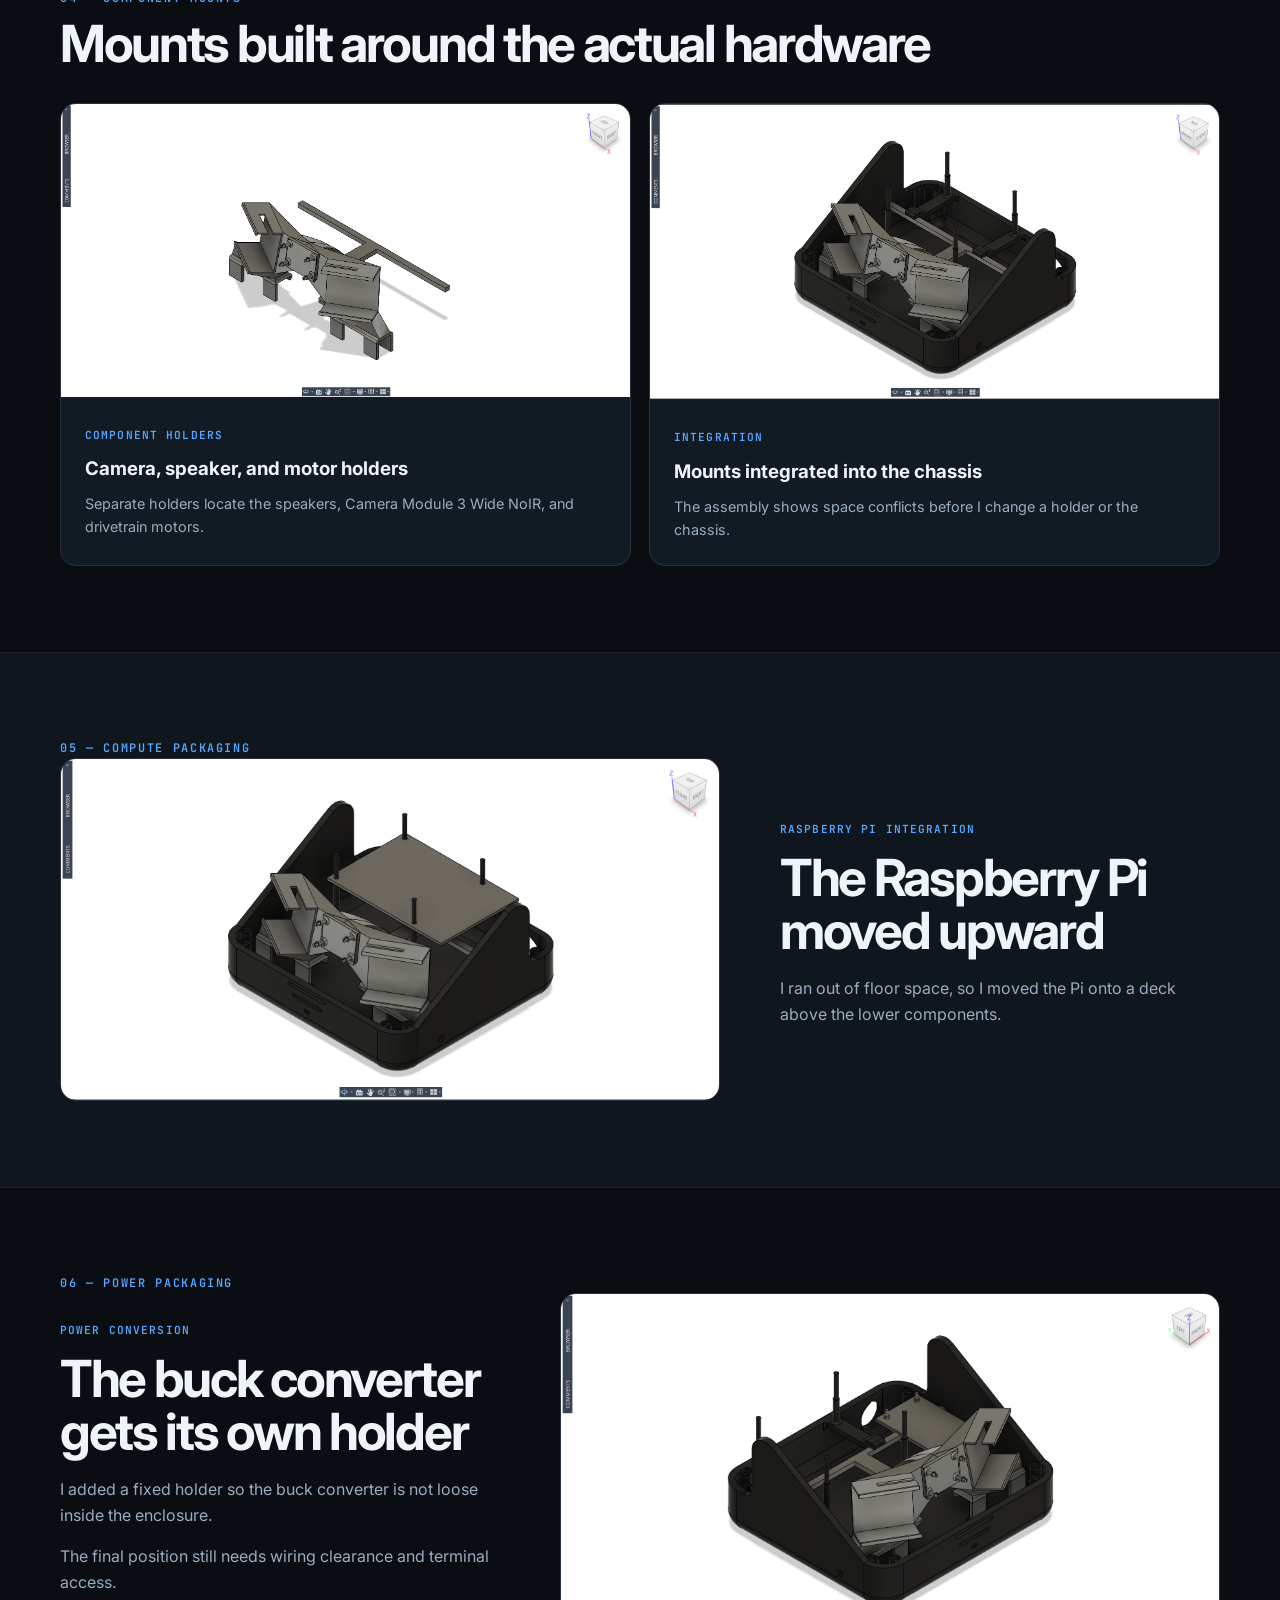
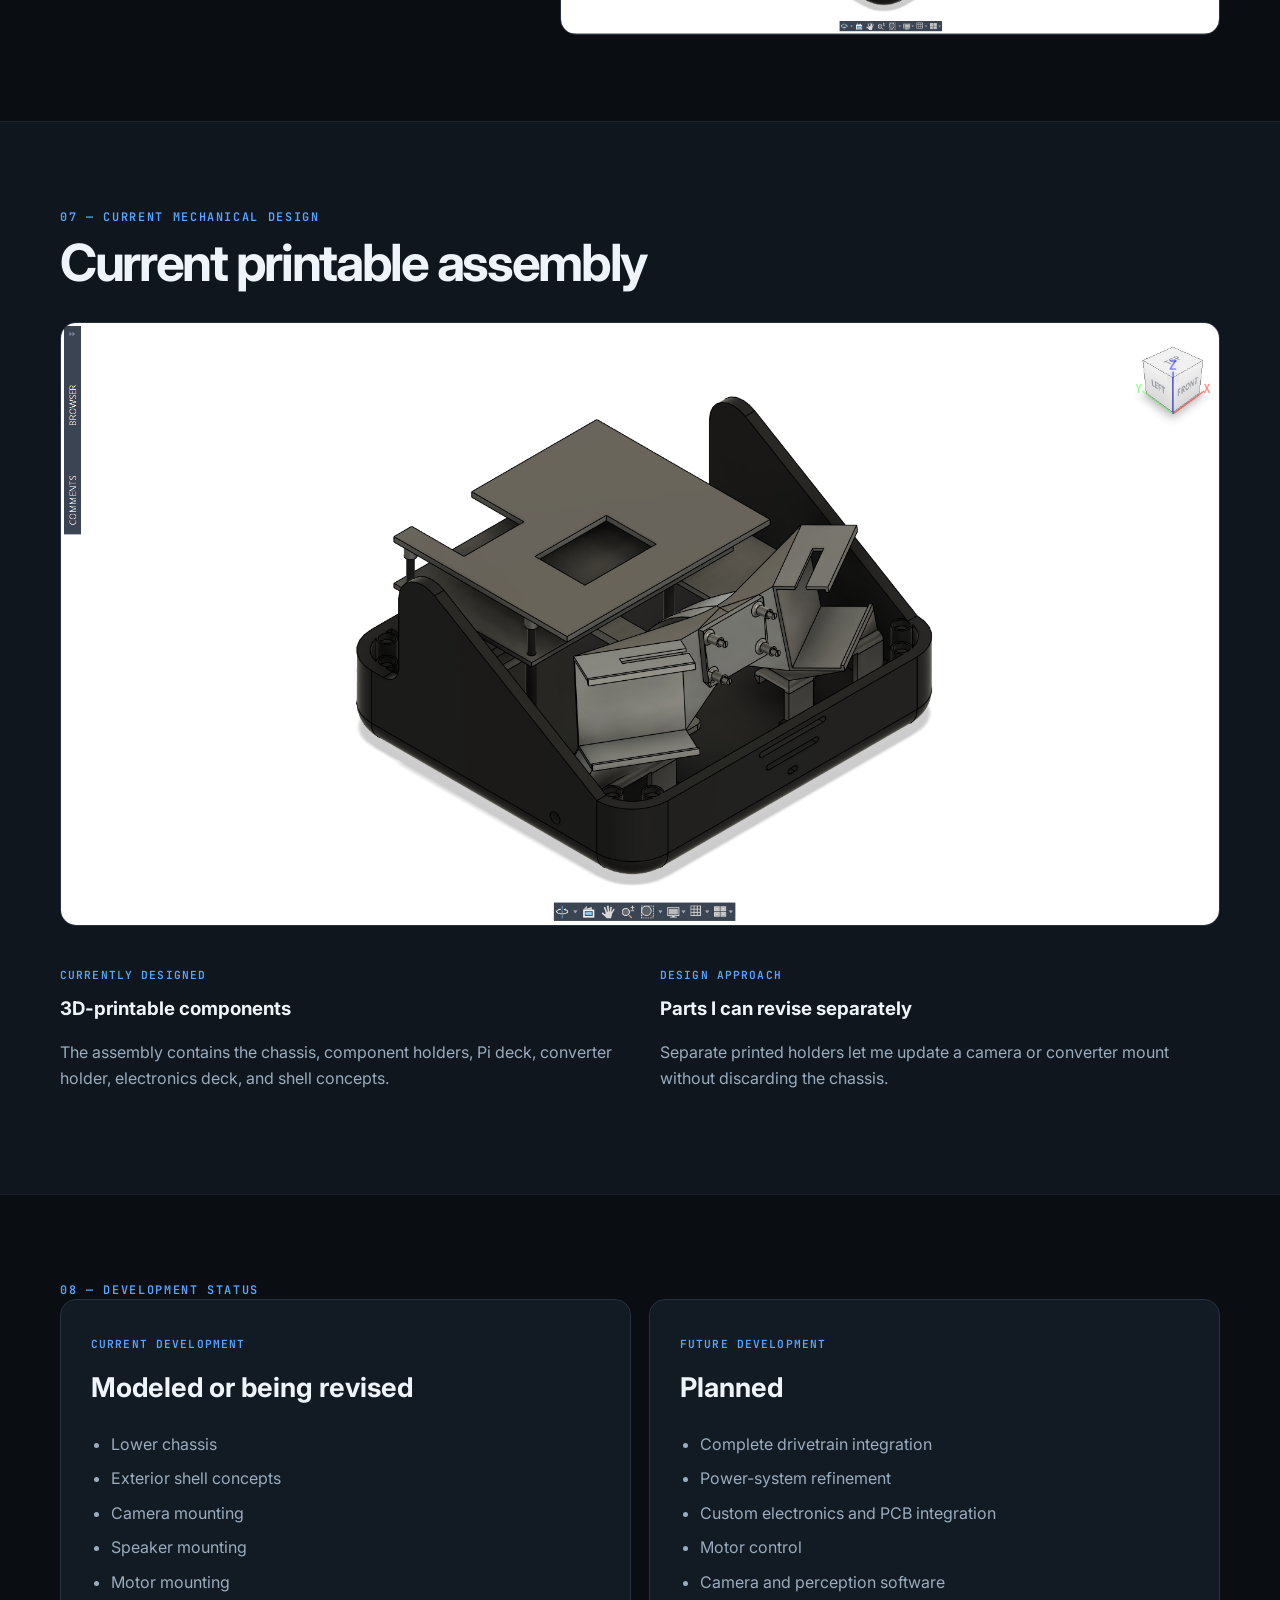
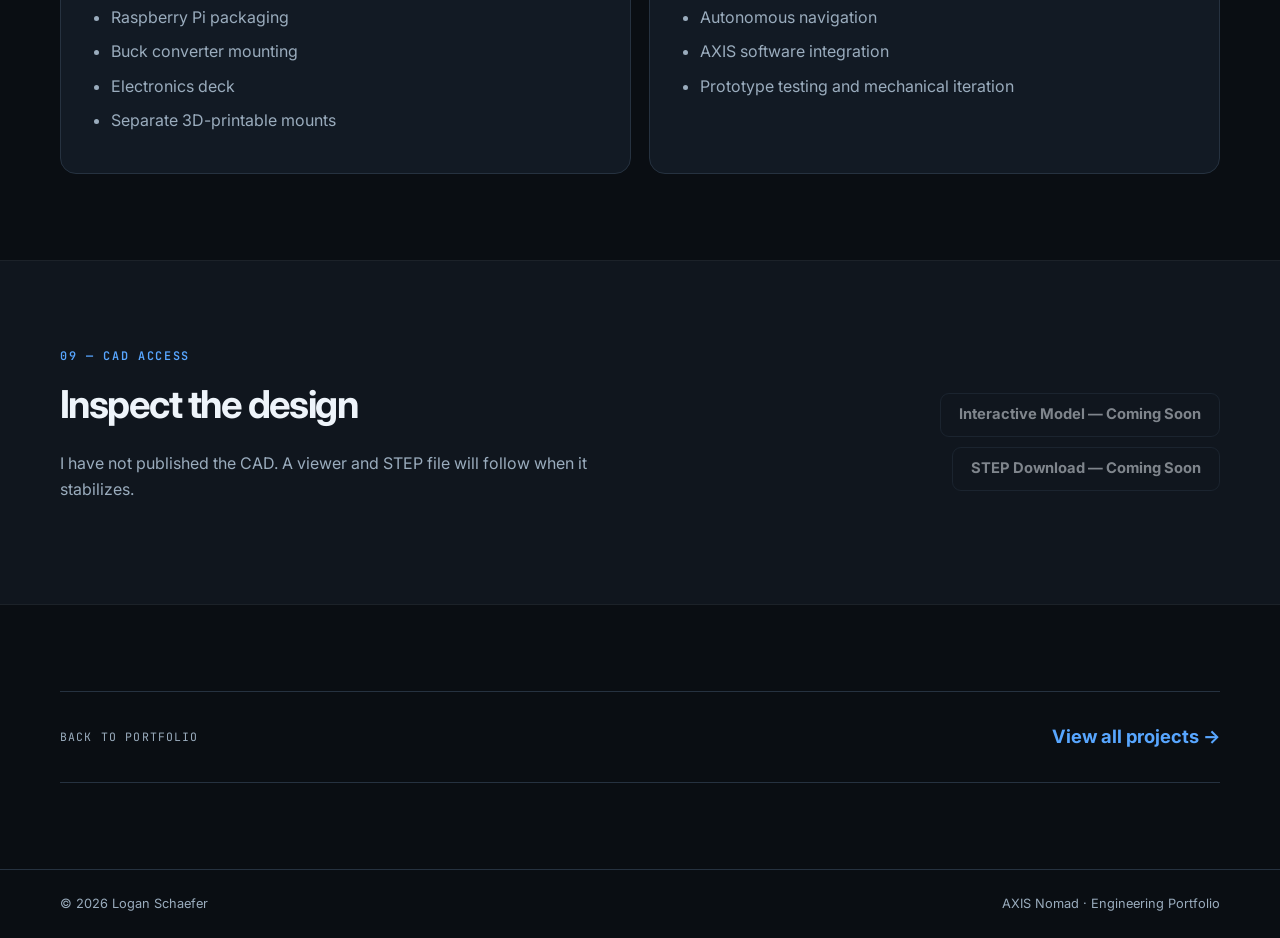
<file: projects/nomad.html>
<!DOCTYPE html>
<html lang="en">
<head>
  <meta charset="UTF-8" />
  <meta name="viewport" content="width=device-width, initial-scale=1.0" />
  <meta
    name="description"
    content="AXIS Nomad engineering project by Logan Schaefer — mechanical design, additive manufacturing, component packaging, and mobile robotics."
  />

  <title>AXIS Nomad | Logan Schaefer Engineering Portfolio</title>

  <link rel="preconnect" href="https://fonts.googleapis.com">
  <link rel="preconnect" href="https://fonts.gstatic.com" crossorigin>

  <link
    href="https://fonts.googleapis.com/css2?family=Inter:wght@400;500;600;700;800&family=JetBrains+Mono:wght@500;600&display=swap"
    rel="stylesheet"
  >

  <link rel="stylesheet" href="../styles.css" />
  <link rel="icon" type="image/png" href="../LS. Favicon.png">
</head>

<body>

  <!-- NAVIGATION -->
  <header class="site-header">
    <div class="container nav-wrap">

      <a class="brand" href="../index.html">
        LS<span>.</span>
      </a>

      <nav class="nav" aria-label="Primary navigation">
        <a href="../index.html#projects">Projects</a>
        <a href="../index.html#skills">Skills</a>
        <a href="../index.html#experience">Experience</a>
        <a href="../index.html#about">About</a>
        <a class="nav-cta" href="../index.html#contact">Contact</a>
      </nav>

      <button
        class="menu-btn"
        aria-label="Toggle menu"
        aria-expanded="false"
      >
        Menu
      </button>

    </div>
  </header>


  <main>

    <!-- HERO -->
    <section class="project-hero">
      <div class="container">

        <a class="back-link" href="../index.html#projects">
          ← Back to Projects
        </a>

        <div class="project-hero-grid">

          <div>
            <div class="eyebrow">
              MOBILE ROBOTICS · MECHANICAL DESIGN · ADDITIVE MANUFACTURING
            </div>

            <h1 class="project-title">
              AXIS <span>Nomad</span>
            </h1>

            <p class="project-lead">
              I’m designing Nomad as a small mobile robot and future AXIS endpoint. The CAD fits a Pi,
              camera, speakers, motors, power electronics, and wiring into a printable chassis.
            </p>

            <div class="tags project-tags">
              <span>Fusion 360</span>
              <span>3D Printing</span>
              <span>Component Packaging</span>
              <span>Raspberry Pi</span>
              <span>Robotics</span>
              <span>Rapid Prototyping</span>
            </div>

          </div>


          <div class="project-facts">

            <div class="project-fact">
              <span>STATUS</span>
              <strong>Early Development</strong>
            </div>

            <div class="project-fact">
              <span>PRIMARY CAD</span>
              <strong>Fusion 360</strong>
            </div>

            <div class="project-fact">
              <span>MANUFACTURING</span>
              <strong>FDM 3D Printing</strong>
            </div>

            <div class="project-fact">
              <span>COMPUTE PLATFORM</span>
              <strong>Raspberry Pi</strong>
            </div>

          </div>

        </div>


        <div class="project-hero-image">
          <img
            src="../images/nomad/nomad-chassis-shell.png"
            alt="AXIS Nomad chassis and exterior shell CAD assembly"
          >
        </div>

      </div>
    </section>



    <!-- OVERVIEW -->
    <section class="section alt">
      <div class="container">

        <div class="section-kicker">
          01 — PROJECT OVERVIEW
        </div>

        <div class="project-two-column">

          <h2>
            Fitting the robot before building the shell.
          </h2>

          <div class="project-copy">

            <p>
              I wanted AXIS to have a physical robot. I’m laying out the hardware first, then shaping
              the chassis around its clearances.
            </p>

            <p>
              The CAD includes mounts for the motors, Camera Module 3 Wide NoIR, speakers, Pi, and
              buck converter. Separate holders reduce chassis reprints.
            </p>

            <p>
              Nomad is in early development. These are modeled parts, not a tested robot.
            </p>

          </div>

        </div>

      </div>
    </section>



    <!-- DESIGN GOALS -->
    <section class="section">
      <div class="container">

        <div class="section-kicker">
          02 — DESIGN GOALS
        </div>

        <div class="section-head">
          <h2>What the chassis needs to do</h2>

          <p>
            Four constraints guide the current CAD.
          </p>
        </div>


        <div class="design-goals-grid">

          <div class="design-goal">
            <span>01</span>
            <h3>Small footprint</h3>
            <p>
              Fit the hardware without making the robot unnecessarily large.
            </p>
          </div>

          <div class="design-goal">
            <span>02</span>
            <h3>Replaceable mounts</h3>
            <p>
              Revise one holder without rebuilding the lower chassis.
            </p>
          </div>

          <div class="design-goal">
            <span>03</span>
            <h3>Printable parts</h3>
            <p>
              Split the body into FDM-friendly parts.
            </p>
          </div>

          <div class="design-goal">
            <span>04</span>
            <h3>Hardware access</h3>
            <p>
              Keep connectors and fasteners reachable after assembly.
            </p>
          </div>

        </div>

      </div>
    </section>



    <!-- CHASSIS -->
    <section class="section alt">
      <div class="container">

        <div class="section-kicker">
          03 — LOWER CHASSIS
        </div>

        <div class="section-head">
          <h2>Where the parts attach</h2>

        </div>


        <div class="engineering-image">
          <img
            src="../images/nomad/nomad-bare-chassis.png"
            alt="AXIS Nomad lower chassis and internal structural features"
          >
        </div>


        <div class="image-description">

          <h3>Lower chassis and internal structure</h3>

          <p>
            The lower chassis locates each mount. Posts and openings add support and clearance
            beneath the upper structure.
          </p>

        </div>

      </div>
    </section>



    <!-- COMPONENT HOLDERS -->
    <section class="section">
      <div class="container">

        <div class="section-kicker">
          04 — COMPONENT MOUNTS
        </div>

        <div class="section-head">
          <h2>Mounts built around the actual hardware</h2>

        </div>


        <div class="project-image-grid">

          <div class="engineering-card">

            <img
              src="../images/nomad/nomad-component-holders.png"
              alt="Nomad speaker camera and motor mounting structures"
            >

            <div class="engineering-card-copy">

              <span class="mini-label">
                COMPONENT HOLDERS
              </span>

              <h3>Camera, speaker, and motor holders</h3>

              <p>
                Separate holders locate the speakers, Camera Module 3 Wide NoIR, and drivetrain motors.
              </p>

            </div>

          </div>



          <div class="engineering-card">

            <img
              src="../images/nomad/nomad-holders-chassis.png"
              alt="Nomad component mounting system integrated into chassis"
            >

            <div class="engineering-card-copy">

              <span class="mini-label">
                INTEGRATION
              </span>

              <h3>Mounts integrated into the chassis</h3>

              <p>
                The assembly shows space conflicts before I change a holder or the chassis.
              </p>

            </div>

          </div>

        </div>

      </div>
    </section>



    <!-- COMPUTE -->
    <section class="section alt">
      <div class="container">

        <div class="section-kicker">
          05 — COMPUTE PACKAGING
        </div>

        <div class="project-feature-layout">

          <div class="engineering-image">
            <img
              src="../images/nomad/nomad-pi-packaging.png"
              alt="Nomad Raspberry Pi mounting deck inside chassis"
            >
          </div>


          <div class="project-feature-copy">

            <span class="mini-label">
              RASPBERRY PI INTEGRATION
            </span>

            <h2>The Raspberry Pi moved upward</h2>

            <p>
              I ran out of floor space, so I moved the Pi onto a deck above the lower components.
            </p>


          </div>

        </div>

      </div>
    </section>



    <!-- POWER -->
    <section class="section">
      <div class="container">

        <div class="section-kicker">
          06 — POWER PACKAGING
        </div>

        <div class="project-feature-layout reverse">

          <div class="project-feature-copy">

            <span class="mini-label">
              POWER CONVERSION
            </span>

            <h2>The buck converter gets its own holder</h2>

            <p>
              I added a fixed holder so the buck converter is not loose inside the enclosure.
            </p>

            <p>
              The final position still needs wiring clearance and terminal access.
            </p>

          </div>


          <div class="engineering-image">
            <img
              src="../images/nomad/nomad-buck-converter.png"
              alt="Nomad buck converter holder and subsystem mounting inside chassis"
            >
          </div>

        </div>

      </div>
    </section>



    <!-- CURRENT ASSEMBLY -->
    <section class="section alt">
      <div class="container">

        <div class="section-kicker">
          07 — CURRENT MECHANICAL DESIGN
        </div>

        <div class="section-head">

          <h2>
            Current printable assembly
          </h2>


        </div>


        <div class="engineering-image large">
          <img
            src="../images/nomad/nomad-current-assembly.png"
            alt="Current AXIS Nomad 3D printable mechanical assembly"
          >
        </div>


        <div class="current-design-grid">

          <div>
            <span class="mini-label">
              CURRENTLY DESIGNED
            </span>

            <h3>3D-printable components</h3>

            <p>
              The assembly contains the chassis, component holders, Pi deck, converter holder,
              electronics deck, and shell concepts.
            </p>
          </div>


          <div>
            <span class="mini-label">
              DESIGN APPROACH
            </span>

            <h3>Parts I can revise separately</h3>

            <p>
              Separate printed holders let me update a camera or converter mount without discarding the chassis.
            </p>
          </div>

        </div>

      </div>
    </section>



    <!-- CURRENT STATUS -->
    <section class="section">
      <div class="container">

        <div class="section-kicker">
          08 — DEVELOPMENT STATUS
        </div>

        <div class="status-grid">

          <div class="status-column">

            <span class="mini-label">
              CURRENT DEVELOPMENT
            </span>

            <h2>Modeled or being revised</h2>

            <ul>
              <li>Lower chassis</li>
              <li>Exterior shell concepts</li>
              <li>Camera mounting</li>
              <li>Speaker mounting</li>
              <li>Motor mounting</li>
              <li>Raspberry Pi packaging</li>
              <li>Buck converter mounting</li>
              <li>Electronics deck</li>
              <li>Separate 3D-printable mounts</li>
            </ul>

          </div>


          <div class="status-column">

            <span class="mini-label">
              FUTURE DEVELOPMENT
            </span>

            <h2>Planned</h2>

            <ul>
              <li>Complete drivetrain integration</li>
              <li>Power-system refinement</li>
              <li>Custom electronics and PCB integration</li>
              <li>Motor control</li>
              <li>Camera and perception software</li>
              <li>Autonomous navigation</li>
              <li>AXIS software integration</li>
              <li>Prototype testing and mechanical iteration</li>
            </ul>

          </div>

        </div>

      </div>
    </section>



    <!-- CAD -->
    <section class="section alt">
      <div class="container">

        <div class="section-kicker">
          09 — CAD ACCESS
        </div>

        <div class="cad-access">

          <div>

            <h2>
              Inspect the design
            </h2>

            <p>
              I have not published the CAD. A viewer and STEP file will follow when it stabilizes.
            </p>

          </div>


          <div class="cad-buttons">

            <span class="btn secondary disabled-button">
              Interactive Model — Coming Soon
            </span>

            <span class="btn secondary disabled-button">
              STEP Download — Coming Soon
            </span>

          </div>

        </div>

      </div>
    </section>



    <!-- NEXT PROJECT -->
    <section class="section">
      <div class="container">

        <a class="next-project" href="../index.html#projects">

          <span>
            BACK TO PORTFOLIO
          </span>

          <strong>
            View all projects →
          </strong>

        </a>

      </div>
    </section>

  </main>



  <!-- FOOTER -->
  <footer>

    <div class="container footer-wrap">

      <span>
        © <span id="year"></span> Logan Schaefer
      </span>

      <span>
        AXIS Nomad · Engineering Portfolio
      </span>

    </div>

  </footer>


  <script src="../script.js"></script>

</body>
</html>
</file>
<file: styles.css>
:root {
  --bg: #0a0e13;
  --bg-soft: #10161e;
  --panel: #121a24;
  --panel-2: #0d141c;
  --line: #263240;
  --text: #eef4fa;
  --muted: #9aacbd;
  --accent: #58a6ff;
  --accent-soft: rgba(88, 166, 255, 0.12);
  --max: 1160px;
}

* { box-sizing: border-box; }
html { scroll-behavior: smooth; }
body {
  margin: 0;
  background: var(--bg);
  color: var(--text);
  font-family: "Inter", system-ui, sans-serif;
  line-height: 1.6;
}

a { color: inherit; text-decoration: none; }
.container { width: min(calc(100% - 40px), var(--max)); margin: 0 auto; }

.site-header {
  position: sticky;
  top: 0;
  z-index: 100;
  border-bottom: 1px solid rgba(255,255,255,.07);
  background: rgba(10,14,19,.85);
  backdrop-filter: blur(14px);
}
.nav-wrap { height: 68px; display: flex; align-items: center; justify-content: space-between; }
.brand { font-weight: 800; font-size: 1.3rem; letter-spacing: -.04em; }
.brand span { color: var(--accent); }
.nav { display: flex; gap: 28px; align-items: center; }
.nav a { color: var(--muted); font-size: .92rem; font-weight: 600; }
.nav a:hover { color: var(--text); }
.nav-cta {
  padding: 9px 14px;
  border: 1px solid var(--line);
  border-radius: 9px;
}
.menu-btn {
  display: none;
  color: var(--text);
  background: transparent;
  border: 1px solid var(--line);
  padding: 8px 11px;
  border-radius: 8px;
}

.hero { padding: 92px 0 76px; }
.hero-grid { display: grid; grid-template-columns: 1.25fr .75fr; gap: 70px; align-items: center; }
.eyebrow, .section-kicker, .panel-label {
  font-family: "JetBrains Mono", monospace;
  font-size: .74rem;
  letter-spacing: .14em;
  color: var(--accent);
  font-weight: 600;
}
h1 {
  margin: 14px 0 20px;
  font-size: clamp(3rem, 7vw, 6.2rem);
  line-height: .96;
  letter-spacing: -.065em;
}
h1 span { color: var(--accent); }
.hero-copy { max-width: 760px; color: var(--muted); font-size: 1.08rem; }
.hero-actions { display: flex; gap: 12px; margin-top: 30px; }
.btn {
  display: inline-flex;
  align-items: center;
  justify-content: center;
  min-height: 44px;
  padding: 0 18px;
  border-radius: 9px;
  font-weight: 700;
  font-size: .92rem;
}
.btn.primary { background: var(--accent); color: #07111d; }
.btn.secondary { border: 1px solid var(--line); color: var(--text); }
.hero-meta {
  display: grid;
  grid-template-columns: repeat(3, 1fr);
  gap: 20px;
  margin-top: 44px;
  padding-top: 24px;
  border-top: 1px solid var(--line);
}
.hero-meta strong { display: block; font-size: .91rem; }
.hero-meta span { display: block; margin-top: 3px; color: var(--muted); font-size: .76rem; }

.hero-panel {
  background:
    linear-gradient(180deg, rgba(88,166,255,.05), transparent 45%),
    var(--panel-2);
  border: 1px solid var(--line);
  border-radius: 18px;
  padding: 20px;
  box-shadow: 0 24px 80px rgba(0,0,0,.28);
}
.panel-label { margin-bottom: 14px; }
.system-line {
  display: grid;
  grid-template-columns: 32px 90px 1fr;
  align-items: center;
  gap: 10px;
  padding: 13px 0;
  border-top: 1px solid var(--line);
}
.system-line span { font-family: "JetBrains Mono"; color: var(--accent); font-size: .75rem; }
.system-line strong { font-size: .9rem; }
.system-line em { color: var(--muted); font-style: normal; font-size: .79rem; }

.section { padding: 86px 0; }
.section.alt { background: var(--bg-soft); border-top: 1px solid rgba(255,255,255,.05); border-bottom: 1px solid rgba(255,255,255,.05); }
.section-head {
  display: flex;
  align-items: end;
  justify-content: space-between;
  gap: 30px;
  margin: 9px 0 32px;
}
.section-head h2, .about-grid h2, .contact h2 {
  margin: 0;
  font-size: clamp(2rem, 4vw, 3.4rem);
  letter-spacing: -.045em;
  line-height: 1.05;
}
.section-head p { max-width: 560px; color: var(--muted); margin: 0; }

.projects-grid { display: grid; grid-template-columns: 1.2fr .8fr; gap: 16px; }
.project-card {
  min-height: 330px;
  padding: 26px;
  background: var(--panel);
  border: 1px solid var(--line);
  border-radius: 16px;
}
.project-card.featured { grid-row: span 2; min-height: 676px; }
.project-top { display: flex; align-items: center; justify-content: space-between; margin-bottom: 72px; }
.featured .project-top { margin-bottom: 190px; }
.project-index { font-family: "JetBrains Mono"; color: var(--accent); font-size: .78rem; }
.status {
  font-family: "JetBrains Mono";
  font-size: .67rem;
  letter-spacing: .08em;
  border: 1px solid var(--line);
  color: var(--muted);
  padding: 4px 7px;
  border-radius: 6px;
}
.project-card h3 { margin: 0; font-size: 2rem; letter-spacing: -.035em; }
.project-subtitle { color: var(--accent); font-weight: 600; margin: 3px 0 14px; font-size: .9rem; }
.project-card > p:not(.project-subtitle) { color: var(--muted); font-size: .93rem; }
.tags { display: flex; flex-wrap: wrap; gap: 7px; margin-top: 20px; }
.tags span { background: var(--accent-soft); color: #a8d1ff; border: 1px solid rgba(88,166,255,.2); padding: 5px 8px; border-radius: 7px; font-size: .75rem; }
.project-note { margin-top: 22px; padding-top: 18px; border-top: 1px solid var(--line); color: var(--muted); font-size: .86rem; }
.project-note strong { color: var(--text); }

.skills-grid { display: grid; grid-template-columns: repeat(2, 1fr); gap: 14px; }
.skill-group { padding: 25px; border: 1px solid var(--line); border-radius: 14px; background: var(--panel-2); }
.skill-group h3 { margin: 0 0 9px; }
.skill-group p { margin: 0; color: var(--muted); }

.timeline { border-top: 1px solid var(--line); }
.timeline-item {
  display: grid;
  grid-template-columns: 170px 1fr;
  gap: 30px;
  padding: 26px 0;
  border-bottom: 1px solid var(--line);
}
.timeline-date { font-family: "JetBrains Mono"; color: var(--accent); font-size: .78rem; padding-top: 4px; }
.timeline h3 { margin: 0; }
.timeline p { margin: 6px 0 0; color: var(--muted); }
.timeline .muted { color: #c7d3de; font-size: .88rem; }

.about-grid { display: grid; grid-template-columns: .8fr 1.2fr; gap: 70px; }
.about-copy p { color: var(--muted); font-size: 1.05rem; margin-top: 0; }

.contact-wrap { display: grid; grid-template-columns: 1.2fr .8fr; gap: 60px; align-items: end; }
.contact h2 { margin: 10px 0 14px; max-width: 720px; }
.contact p { color: var(--muted); }
.contact-links { display: flex; flex-direction: column; gap: 10px; align-items: flex-start; }
.contact-links a { color: var(--accent); font-weight: 700; border-bottom: 1px solid rgba(88,166,255,.3); }

footer { border-top: 1px solid var(--line); padding: 24px 0; color: var(--muted); font-size: .8rem; }
.footer-wrap { display: flex; justify-content: space-between; }

@media (max-width: 820px) {
  .nav { display: none; position: absolute; left: 20px; right: 20px; top: 72px; padding: 16px; background: var(--panel); border: 1px solid var(--line); border-radius: 12px; flex-direction: column; align-items: stretch; }
  .nav.open { display: flex; }
  .menu-btn { display: block; }
  .hero { padding-top: 62px; }
  .hero h1 { font-size: 2.5rem; letter-spacing: -.045em; overflow-wrap: anywhere; }
  .hero-grid, .about-grid, .contact-wrap { grid-template-columns: 1fr; gap: 38px; }
  .hero-meta { grid-template-columns: 1fr; }
  .projects-grid { grid-template-columns: 1fr; }
  .project-card.featured { min-height: auto; grid-row: auto; }
  .featured .project-top, .project-top { margin-bottom: 70px; }
  .skills-grid { grid-template-columns: 1fr; }
  .section-head { display: block; }
  .section-head p { margin-top: 12px; }
  .timeline-item { grid-template-columns: 1fr; gap: 5px; }
}

@media (max-width: 520px) {
  .container { width: min(calc(100% - 28px), var(--max)); }
  h1 { font-size: clamp(2.5rem, 14vw, 3.35rem); overflow-wrap: break-word; }
  .hero-actions { flex-direction: column; }
  .btn { width: 100%; }
  .system-line { grid-template-columns: 28px 80px 1fr; }
}

/* =========================================================
   PROJECT DETAIL PAGES
   ========================================================= */

.project-hero {
  padding: 70px 0 80px;
}

.back-link {
  display: inline-block;
  margin-bottom: 45px;
  color: var(--muted);
  font-size: 0.88rem;
  font-weight: 600;
}

.back-link:hover {
  color: var(--accent);
}

.project-hero-grid {
  display: grid;
  grid-template-columns: 1.3fr 0.7fr;
  gap: 70px;
  align-items: end;
}

.project-title {
  margin: 12px 0 22px;
  font-size: clamp(4rem, 9vw, 7.5rem);
  line-height: 0.95;
  letter-spacing: -0.07em;
}

.project-title span {
  color: var(--accent);
}

.project-lead {
  max-width: 780px;
  color: var(--muted);
  font-size: 1.08rem;
}

.project-tags {
  margin-top: 26px;
}

.project-facts {
  border-top: 1px solid var(--line);
}

.project-fact {
  display: flex;
  justify-content: space-between;
  gap: 20px;
  padding: 16px 0;
  border-bottom: 1px solid var(--line);
}

.project-fact span {
  font-family: "JetBrains Mono", monospace;
  color: var(--accent);
  font-size: 0.68rem;
  letter-spacing: 0.08em;
}

.project-fact strong {
  font-size: 0.88rem;
  text-align: right;
}

.project-hero-image {
  margin-top: 55px;
  background: #ffffff;
  border: 1px solid var(--line);
  border-radius: 18px;
  overflow: hidden;
}

.project-hero-image img {
  display: block;
  width: 100%;
  height: auto;
}

.project-two-column {
  display: grid;
  grid-template-columns: 0.8fr 1.2fr;
  gap: 80px;
}

.project-two-column h2 {
  margin: 0;
  font-size: clamp(2rem, 4vw, 3.6rem);
  line-height: 1.05;
  letter-spacing: -0.045em;
}

.project-copy p {
  margin-top: 0;
  color: var(--muted);
  font-size: 1rem;
}

.design-goals-grid {
  display: grid;
  grid-template-columns: repeat(4, 1fr);
  gap: 14px;
}

.design-goal {
  padding: 24px;
  background: var(--panel);
  border: 1px solid var(--line);
  border-radius: 14px;
}

.design-goal span {
  font-family: "JetBrains Mono", monospace;
  color: var(--accent);
  font-size: 0.75rem;
}

.design-goal h3 {
  margin: 40px 0 8px;
  font-size: 1.25rem;
}

.design-goal p {
  margin: 0;
  color: var(--muted);
  font-size: 0.88rem;
}

.engineering-image {
  background: #ffffff;
  border: 1px solid var(--line);
  border-radius: 16px;
  overflow: hidden;
}

.engineering-image img {
  display: block;
  width: 100%;
  height: auto;
}

.engineering-image.large {
  max-width: 100%;
}

.image-description {
  max-width: 760px;
  margin-top: 25px;
}

.image-description h3 {
  margin-bottom: 8px;
}

.image-description p {
  color: var(--muted);
}

.project-image-grid {
  display: grid;
  grid-template-columns: repeat(2, 1fr);
  gap: 18px;
}

.engineering-card {
  overflow: hidden;
  background: var(--panel);
  border: 1px solid var(--line);
  border-radius: 16px;
}

.engineering-card img {
  display: block;
  width: 100%;
  background: #ffffff;
}

.engineering-card-copy {
  padding: 24px;
}

.engineering-card-copy h3 {
  margin: 8px 0;
}

.engineering-card-copy p {
  margin: 0;
  color: var(--muted);
  font-size: 0.9rem;
}

.mini-label {
  font-family: "JetBrains Mono", monospace;
  color: var(--accent);
  font-size: 0.7rem;
  letter-spacing: 0.1em;
  font-weight: 600;
}

.project-feature-layout {
  display: grid;
  grid-template-columns: 1.2fr 0.8fr;
  gap: 60px;
  align-items: center;
}

.project-feature-layout.reverse {
  grid-template-columns: 0.8fr 1.2fr;
}

.project-feature-copy h2 {
  margin: 10px 0 18px;
  font-size: clamp(2rem, 4vw, 3.2rem);
  line-height: 1.05;
  letter-spacing: -0.045em;
}

.project-feature-copy p {
  color: var(--muted);
}

.current-design-grid {
  display: grid;
  grid-template-columns: repeat(2, 1fr);
  gap: 40px;
  margin-top: 35px;
}

.current-design-grid h3 {
  margin: 8px 0;
}

.current-design-grid p {
  color: var(--muted);
}

.status-grid {
  display: grid;
  grid-template-columns: repeat(2, 1fr);
  gap: 18px;
}

.status-column {
  padding: 30px;
  border: 1px solid var(--line);
  background: var(--panel);
  border-radius: 16px;
}

.status-column h2 {
  margin: 10px 0 22px;
  font-size: 1.7rem;
}

.status-column ul {
  margin: 0;
  padding-left: 20px;
  color: var(--muted);
}

.status-column li {
  margin: 9px 0;
}

.cad-access {
  display: grid;
  grid-template-columns: 1fr 1fr;
  gap: 60px;
  align-items: center;
}

.cad-access h2 {
  margin: 8px 0;
  font-size: 2.4rem;
  letter-spacing: -0.04em;
}

.cad-access p {
  color: var(--muted);
}

.cad-buttons {
  display: flex;
  flex-wrap: wrap;
  justify-content: flex-end;
  gap: 10px;
}

.disabled-button {
  opacity: 0.5;
  cursor: default;
}

.next-project {
  display: flex;
  justify-content: space-between;
  align-items: center;
  padding: 30px 0;
  border-top: 1px solid var(--line);
  border-bottom: 1px solid var(--line);
}

.next-project span {
  font-family: "JetBrains Mono", monospace;
  color: var(--muted);
  font-size: 0.72rem;
  letter-spacing: 0.1em;
}

.next-project strong {
  color: var(--accent);
  font-size: 1.15rem;
}


/* PROJECT PAGE MOBILE */

@media (max-width: 820px) {

  .project-hero-grid,
  .project-two-column,
  .project-feature-layout,
  .project-feature-layout.reverse,
  .cad-access {
    grid-template-columns: 1fr;
    gap: 35px;
  }

  .design-goals-grid {
    grid-template-columns: repeat(2, 1fr);
  }

  .project-image-grid,
  .current-design-grid,
  .status-grid {
    grid-template-columns: 1fr;
  }

  .cad-buttons {
    justify-content: flex-start;
  }

  .project-title {
    font-size: 4.5rem;
  }

}


@media (max-width: 520px) {

  .design-goals-grid {
    grid-template-columns: 1fr;
  }

  .project-title {
    font-size: 3.7rem;
  }

  .project-hero {
    padding-top: 45px;
  }

  .next-project {
    align-items: flex-start;
    flex-direction: column;
    gap: 8px;
  }

}

/* Project detail links */

.project-link {
  display: inline-flex;
  align-items: center;
  gap: 10px;
  margin-top: 24px;
  color: var(--accent);
  font-weight: 700;
  text-decoration: none;
  transition: gap 0.2s ease, opacity 0.2s ease;
}

.project-link span {
  transition: transform 0.2s ease;
}

.project-link:hover {
  opacity: 0.85;
  gap: 14px;
}

.project-link:hover span {
  transform: translateX(3px);
}

/* =========================================================
   AXIS PROJECT PAGE
   ========================================================= */

.axis-hero {
  background:
    radial-gradient(circle at 78% 12%, rgba(88, 166, 255, 0.12), transparent 28%),
    linear-gradient(180deg, rgba(88, 166, 255, 0.025), transparent 55%);
}

.axis-system-map {
  margin-top: 58px;
  padding: 22px;
  overflow: hidden;
  border: 1px solid var(--line);
  border-radius: 18px;
  background:
    linear-gradient(rgba(88, 166, 255, 0.035) 1px, transparent 1px),
    linear-gradient(90deg, rgba(88, 166, 255, 0.035) 1px, transparent 1px),
    var(--panel-2);
  background-size: 28px 28px;
  box-shadow: 0 28px 80px rgba(0, 0, 0, 0.26);
}

.axis-map-head {
  display: flex;
  align-items: center;
  justify-content: space-between;
  gap: 20px;
  margin-bottom: 18px;
  font-family: "JetBrains Mono", monospace;
  color: var(--muted);
  font-size: 0.68rem;
  letter-spacing: 0.1em;
}

.axis-map-state {
  display: inline-flex;
  align-items: center;
  gap: 7px;
  color: #a8d1ff;
}

.axis-map-state i {
  width: 7px;
  height: 7px;
  border-radius: 50%;
  background: #58a6ff;
  box-shadow: 0 0 14px rgba(88, 166, 255, 0.85);
}

.axis-map-grid {
  display: grid;
  grid-template-columns: 1fr auto 1fr auto 1fr;
  gap: 14px;
  align-items: stretch;
}

.axis-map-block {
  display: flex;
  min-height: 150px;
  flex-direction: column;
  justify-content: flex-end;
  padding: 20px;
  border: 1px solid var(--line);
  border-radius: 13px;
  background: rgba(10, 14, 19, 0.9);
}

.axis-map-block.emphasized {
  border-color: rgba(88, 166, 255, 0.55);
  background: linear-gradient(180deg, rgba(88, 166, 255, 0.13), rgba(10, 14, 19, 0.94));
}

.axis-map-block span,
.axis-card-top > span:first-child,
.axis-validation-result > span {
  font-family: "JetBrains Mono", monospace;
  color: var(--accent);
  font-size: 0.67rem;
  letter-spacing: 0.08em;
}

.axis-map-block strong {
  margin-top: 22px;
  font-size: 1rem;
}

.axis-map-block small {
  margin-top: 4px;
  color: var(--muted);
  font-size: 0.76rem;
}

.axis-map-arrow {
  display: grid;
  place-items: center;
  color: var(--accent);
  font-family: "JetBrains Mono", monospace;
}

.axis-copy-stack p {
  margin-bottom: 18px;
}

.axis-copy-stack,
.axis-subsystem-card,
.axis-local-panel,
.axis-validation-result,
.axis-access-note,
.project-two-column > * {
  min-width: 0;
}

.axis-copy-stack,
.axis-subsystem-card,
.axis-local-panel,
.axis-validation-result,
.project-two-column > *,
.axis-access > * {
  overflow-wrap: anywhere;
}

.axis-requirements {
  display: flex;
  flex-wrap: wrap;
  gap: 8px;
  margin-top: 26px;
}

.axis-requirements span {
  padding: 8px 11px;
  border: 1px solid var(--line);
  border-radius: 8px;
  background: var(--panel);
  color: #c7d3de;
  font-family: "JetBrains Mono", monospace;
  font-size: 0.72rem;
}

.axis-architecture {
  padding: 24px;
  border: 1px solid var(--line);
  border-radius: 18px;
  background: var(--panel-2);
}

.axis-arch-row {
  display: grid;
  grid-template-columns: 150px 1fr;
  align-items: center;
  gap: 20px;
  padding: 18px;
  border: 1px solid var(--line);
  border-radius: 12px;
  background: var(--panel);
}

.axis-arch-row.boundary {
  border-color: rgba(88, 166, 255, 0.5);
  box-shadow: inset 3px 0 0 var(--accent);
}

.axis-arch-label {
  color: var(--accent);
  font-family: "JetBrains Mono", monospace;
  font-size: 0.72rem;
  letter-spacing: 0.08em;
}

.axis-arch-items {
  display: grid;
  grid-template-columns: repeat(4, 1fr);
  gap: 8px;
}

.axis-arch-items span {
  padding: 10px;
  border-radius: 8px;
  background: var(--panel-2);
  color: #c7d3de;
  font-size: 0.79rem;
  text-align: center;
}

.axis-arch-connector {
  height: 28px;
  color: var(--accent);
  font-family: "JetBrains Mono", monospace;
  text-align: center;
  line-height: 28px;
}

.axis-lifecycle,
.axis-workflow {
  display: flex;
  align-items: center;
  justify-content: center;
  gap: 11px;
  padding: 18px;
  border: 1px solid rgba(88, 166, 255, 0.4);
  border-radius: 12px;
  background: var(--accent-soft);
}

.axis-lifecycle span,
.axis-workflow span {
  color: var(--text);
  font-family: "JetBrains Mono", monospace;
  font-size: 0.76rem;
}

.axis-lifecycle b,
.axis-workflow b {
  color: var(--accent);
  font-weight: 500;
}

.axis-arch-services {
  display: grid;
  grid-template-columns: repeat(4, 1fr);
  gap: 10px;
}

.axis-arch-services div {
  padding: 17px;
  border: 1px solid var(--line);
  border-radius: 11px;
  background: var(--panel);
}

.axis-arch-services strong,
.axis-arch-services small {
  display: block;
}

.axis-arch-services strong {
  font-size: 0.88rem;
}

.axis-arch-services small {
  margin-top: 4px;
  color: var(--muted);
  font-size: 0.73rem;
}

.axis-architecture-note {
  max-width: 850px;
  margin: 18px 0 0;
  color: var(--muted);
  font-size: 0.85rem;
}

.axis-subsystem-grid {
  display: grid;
  grid-template-columns: repeat(2, 1fr);
  gap: 16px;
}

.axis-subsystem-card {
  padding: 26px;
  border: 1px solid var(--line);
  border-radius: 16px;
  background: var(--panel);
}

.axis-card-top {
  display: flex;
  align-items: center;
  justify-content: space-between;
  gap: 16px;
}

.axis-status {
  display: inline-flex;
  align-items: center;
  width: fit-content;
  padding: 5px 8px;
  border: 1px solid;
  border-radius: 6px;
  font-family: "JetBrains Mono", monospace;
  font-size: 0.64rem;
  letter-spacing: 0.06em;
  white-space: nowrap;
}

.axis-status.working {
  border-color: rgba(71, 205, 137, 0.34);
  background: rgba(71, 205, 137, 0.08);
  color: #91e6b9;
}

.axis-status.partial {
  border-color: rgba(255, 191, 71, 0.38);
  background: rgba(255, 191, 71, 0.08);
  color: #ffd58a;
}

.axis-status.experimental {
  border-color: rgba(184, 126, 255, 0.38);
  background: rgba(184, 126, 255, 0.08);
  color: #d6b2ff;
}

.axis-subsystem-card h3 {
  margin: 24px 0 8px;
  font-size: 1.35rem;
  letter-spacing: -0.025em;
}

.axis-subsystem-card p,
.axis-subsystem-card ul {
  color: var(--muted);
  font-size: 0.88rem;
}

.axis-subsystem-card p {
  margin: 0;
}

.axis-subsystem-card ul {
  margin: 18px 0 0;
  padding: 16px 0 0 19px;
  border-top: 1px solid var(--line);
}

.axis-subsystem-card li {
  margin: 7px 0;
}

.axis-integration-list {
  margin-top: 26px;
  border-top: 1px solid var(--line);
}

.axis-integration-list > div {
  display: grid;
  grid-template-columns: 38px 1fr;
  gap: 12px;
  padding: 16px 0;
  border-bottom: 1px solid var(--line);
}

.axis-integration-list span {
  padding-top: 2px;
  color: var(--accent);
  font-family: "JetBrains Mono", monospace;
  font-size: 0.72rem;
}

.axis-integration-list p {
  margin: 0;
}

.axis-integration-list strong {
  color: var(--text);
}

.axis-local-grid,
.axis-validation-grid {
  display: grid;
  grid-template-columns: repeat(3, 1fr);
  gap: 14px;
}

.axis-local-panel,
.axis-validation-result {
  padding: 25px;
  border: 1px solid var(--line);
  border-radius: 15px;
  background: var(--panel);
}

.axis-local-panel h3 {
  margin: 26px 0 8px;
  font-size: 1.25rem;
}

.axis-local-panel p,
.axis-validation-result p {
  margin: 0;
  color: var(--muted);
  font-size: 0.87rem;
}

.axis-validation-result {
  min-height: 220px;
}

.axis-validation-result.pass {
  border-top: 3px solid #47cd89;
}

.axis-validation-result.mixed {
  border-top: 3px solid #ffbf47;
}

.axis-validation-result.neutral {
  border-top: 3px solid var(--accent);
}

.axis-validation-result strong {
  display: block;
  margin: 25px 0 16px;
  font-size: 2rem;
  letter-spacing: -0.045em;
}

.axis-debug-note {
  display: grid;
  grid-template-columns: 170px 1fr;
  gap: 30px;
  margin-top: 18px;
  padding: 24px;
  border: 1px solid var(--line);
  border-radius: 14px;
  background: var(--panel-2);
}

.axis-debug-note p {
  margin: 0;
  color: var(--muted);
}

.axis-workflow {
  justify-content: flex-start;
  flex-wrap: wrap;
  margin-top: 24px;
}

.axis-future-grid .design-goal h3 {
  margin-top: 32px;
}

.axis-access h2 {
  margin-top: 10px;
}

.axis-access-note {
  justify-self: end;
  max-width: 430px;
  padding: 25px;
  border: 1px solid var(--line);
  border-radius: 14px;
  background: var(--panel);
}

.axis-access-note p {
  margin: 18px 0 0;
}

@media (max-width: 900px) {
  .axis-map-grid {
    grid-template-columns: 1fr;
  }

  .axis-map-arrow {
    transform: rotate(90deg);
  }

  .axis-map-block {
    min-height: 126px;
  }

  .axis-arch-items,
  .axis-arch-services {
    grid-template-columns: repeat(2, 1fr);
  }

  .axis-local-grid,
  .axis-validation-grid {
    grid-template-columns: 1fr;
  }

  .axis-validation-result {
    min-height: auto;
  }
}

@media (max-width: 820px) {
  .axis-subsystem-grid {
    grid-template-columns: 1fr;
  }

  .axis-access-note {
    justify-self: start;
  }
}

@media (max-width: 620px) {
  .axis-map-head {
    align-items: flex-start;
    flex-direction: column;
  }

  .axis-architecture,
  .axis-system-map {
    padding: 14px;
  }

  .axis-arch-row {
    grid-template-columns: 1fr;
  }

  .axis-arch-items,
  .axis-arch-services {
    grid-template-columns: 1fr;
  }

  .axis-lifecycle {
    align-items: stretch;
    flex-direction: column;
    text-align: center;
  }

  .axis-lifecycle b {
    transform: rotate(90deg);
  }

  .axis-debug-note {
    grid-template-columns: 1fr;
    gap: 12px;
  }

  .axis-card-top {
    align-items: flex-start;
    flex-direction: column;
  }
}

/* =========================================================
   AXIS CASE STUDY REDESIGN
   ========================================================= */

.axis-case-hero {
  overflow: hidden;
  padding: 64px 0 88px;
  background:
    radial-gradient(circle at 78% 18%, rgba(88, 166, 255, 0.11), transparent 31%),
    linear-gradient(180deg, #0b1118 0%, var(--bg) 72%);
}

.axis-case-hero-grid {
  display: grid;
  grid-template-columns: minmax(0, 1.15fr) minmax(300px, 0.85fr);
  gap: clamp(48px, 7vw, 96px);
  align-items: center;
}

.axis-case-intro {
  min-width: 0;
}

.axis-case-intro h1 {
  margin: 14px 0 6px;
  font-size: clamp(5.5rem, 13vw, 10rem);
  line-height: 0.84;
  letter-spacing: -0.085em;
}

.axis-case-subtitle {
  margin: 22px 0 12px;
  color: var(--text);
  font-size: clamp(1.25rem, 2.2vw, 1.7rem);
  font-weight: 700;
  letter-spacing: -0.03em;
}

.axis-case-lead {
  max-width: 690px;
  margin: 0;
  color: var(--muted);
  font-size: 1.04rem;
}

.axis-case-tags {
  margin-top: 26px;
}

.axis-hero-facts {
  display: grid;
  grid-template-columns: repeat(3, 1fr);
  gap: 18px;
  margin-top: 38px;
  padding-top: 22px;
  border-top: 1px solid var(--line);
}

.axis-hero-facts span,
.axis-branch-head small,
.axis-system-meta small,
.axis-metric span,
.axis-nomad-link span {
  display: block;
  color: var(--accent);
  font-family: "JetBrains Mono", monospace;
  font-size: 0.65rem;
  letter-spacing: 0.08em;
}

.axis-hero-facts strong {
  display: block;
  margin-top: 5px;
  font-size: 0.83rem;
}

.axis-hud-figure {
  position: relative;
  width: min(100%, 410px);
  margin: 0 auto;
}

.axis-hud-figure::before {
  content: "";
  position: absolute;
  inset: 8% -10%;
  z-index: 0;
  border-radius: 50%;
  background: rgba(88, 166, 255, 0.08);
  filter: blur(42px);
}

.axis-hud-frame {
  position: relative;
  z-index: 1;
  overflow: hidden;
  padding: 9px;
  border: 1px solid #314254;
  border-radius: 22px;
  background: #070b10;
  box-shadow: 0 32px 75px rgba(0, 0, 0, 0.42);
}

.axis-hud-frame-bar {
  display: flex;
  align-items: center;
  gap: 6px;
  min-height: 30px;
  padding: 0 8px;
}

.axis-hud-frame-bar span {
  width: 6px;
  height: 6px;
  border-radius: 50%;
  background: #334254;
}

.axis-hud-frame-bar small {
  margin-left: auto;
  color: #718296;
  font-family: "JetBrains Mono", monospace;
  font-size: 0.58rem;
  letter-spacing: 0.1em;
}

.axis-hud-frame img {
  display: block;
  width: 100%;
  max-height: 610px;
  object-fit: cover;
  object-position: top;
  border-radius: 14px;
}

.axis-hud-figure figcaption {
  position: relative;
  z-index: 1;
  margin-top: 13px;
  color: var(--muted);
  font-family: "JetBrains Mono", monospace;
  font-size: 0.66rem;
  text-align: center;
}

.axis-origin {
  padding: 58px 0;
  border-top: 1px solid rgba(255, 255, 255, 0.05);
  border-bottom: 1px solid rgba(255, 255, 255, 0.05);
  background: var(--bg-soft);
}

.axis-origin-grid {
  display: grid;
  grid-template-columns: 0.8fr 1.2fr;
  gap: clamp(44px, 8vw, 100px);
  align-items: start;
}

.axis-origin h2,
.axis-section-title h2,
.axis-lifecycle-head h2,
.axis-validation-copy h2 {
  margin: 10px 0 0;
  font-size: clamp(2rem, 4.4vw, 3.5rem);
  line-height: 1.02;
  letter-spacing: -0.05em;
}

.axis-origin-copy > p {
  max-width: 700px;
  margin: 0;
  color: var(--muted);
  font-size: 1.02rem;
}

.axis-origin-path,
.axis-debug-flow,
.axis-workflow-steps {
  display: flex;
  align-items: center;
  flex-wrap: wrap;
  gap: 10px;
  margin-top: 24px;
}

.axis-origin-path span,
.axis-debug-flow span,
.axis-workflow-steps span {
  color: #c7d3de;
  font-family: "JetBrains Mono", monospace;
  font-size: 0.72rem;
}

.axis-origin-path i,
.axis-debug-flow i,
.axis-workflow-steps i {
  color: var(--accent);
  font-style: normal;
}

.axis-section-title {
  display: flex;
  align-items: end;
  justify-content: space-between;
  gap: 48px;
  margin-bottom: 36px;
}

.axis-section-title > p {
  max-width: 480px;
  margin: 0;
  color: var(--muted);
}

.axis-architecture-section {
  padding-bottom: 98px;
}

.axis-architecture-map {
  position: relative;
  max-width: 1040px;
  margin: 0 auto;
  padding: 26px;
  border-left: 1px solid rgba(88, 166, 255, 0.34);
  border-right: 1px solid rgba(88, 166, 255, 0.34);
  background:
    linear-gradient(rgba(88, 166, 255, 0.025) 1px, transparent 1px),
    linear-gradient(90deg, rgba(88, 166, 255, 0.025) 1px, transparent 1px);
  background-size: 32px 32px;
}

.axis-architecture-entry,
.axis-architecture-control,
.axis-architecture-output {
  max-width: 760px;
  margin: 0 auto;
  padding: 17px 22px;
  text-align: center;
}

.axis-architecture-entry {
  border-bottom: 1px solid var(--line);
}

.axis-architecture-control {
  border: 1px solid rgba(88, 166, 255, 0.46);
  border-radius: 9px;
  background: rgba(88, 166, 255, 0.09);
}

.axis-architecture-output {
  border-top: 1px solid var(--line);
}

.axis-architecture-entry span,
.axis-architecture-control span,
.axis-architecture-output span {
  display: block;
  color: var(--accent);
  font-family: "JetBrains Mono", monospace;
  font-size: 0.66rem;
  letter-spacing: 0.1em;
}

.axis-architecture-entry strong,
.axis-architecture-control strong,
.axis-architecture-output strong {
  display: block;
  margin-top: 5px;
  font-size: 0.92rem;
}

.axis-map-down {
  height: 27px;
  color: var(--accent);
  font-family: "JetBrains Mono", monospace;
  line-height: 27px;
  text-align: center;
}

.axis-architecture-core {
  display: flex;
  align-items: center;
  justify-content: center;
  gap: 14px;
  max-width: 830px;
  margin: 0 auto;
  padding: 14px;
  color: #c7d3de;
  font-family: "JetBrains Mono", monospace;
  font-size: 0.72rem;
}

.axis-architecture-core b {
  color: var(--accent);
}

.axis-architecture-branches {
  display: grid;
  grid-template-columns: repeat(3, 1fr);
  gap: 1px;
  border-top: 1px solid var(--line);
  border-bottom: 1px solid var(--line);
  background: var(--line);
}

.axis-architecture-branches > div {
  min-width: 0;
  padding: 22px;
  background: var(--panel-2);
}

.axis-architecture-branches strong {
  display: block;
  margin-top: 22px;
  font-size: 1rem;
}

.axis-architecture-branches p {
  margin: 7px 0 0;
  color: var(--muted);
  font-size: 0.8rem;
}

.axis-branch-head {
  display: flex;
  align-items: center;
  justify-content: space-between;
  gap: 10px;
}

.axis-branch-head small {
  color: var(--muted);
}

.axis-systems-section {
  padding-top: 92px;
}

.axis-system-list {
  border-top: 1px solid var(--line);
}

.axis-system-list article {
  display: grid;
  grid-template-columns: 48px minmax(0, 1fr) minmax(190px, 0.42fr);
  gap: 24px;
  align-items: center;
  padding: 23px 4px;
  border-bottom: 1px solid var(--line);
}

.axis-system-list article:hover {
  background: linear-gradient(90deg, rgba(88, 166, 255, 0.035), transparent);
}

.axis-system-number {
  color: var(--accent);
  font-family: "JetBrains Mono", monospace;
  font-size: 0.72rem;
}

.axis-system-list h3 {
  margin: 0;
  font-size: 1.08rem;
}

.axis-system-list p {
  margin: 4px 0 0;
  color: var(--muted);
  font-size: 0.86rem;
}

.axis-system-meta {
  display: flex;
  align-items: flex-end;
  flex-direction: column;
  gap: 8px;
  text-align: right;
}

.axis-system-meta small {
  color: var(--muted);
}

.axis-lifecycle-section {
  overflow: hidden;
  padding: 96px 0 102px;
}

.axis-lifecycle-head {
  display: grid;
  grid-template-columns: 1fr auto;
  gap: 30px;
  align-items: end;
}

.axis-lifecycle-head p {
  max-width: 360px;
  margin: 0;
  color: var(--muted);
}

.axis-request-flow {
  display: grid;
  grid-template-columns: repeat(8, minmax(110px, 1fr));
  gap: 0;
  margin: 42px 0 0;
  padding: 0;
  list-style: none;
  overflow-x: auto;
}

.axis-request-flow li {
  position: relative;
  min-width: 120px;
  padding: 22px 14px 18px;
  border-top: 2px solid var(--accent);
}

.axis-request-flow li:not(:last-child)::after {
  content: "→";
  position: absolute;
  top: -12px;
  right: -5px;
  z-index: 2;
  padding: 0 3px;
  color: var(--accent);
  background: var(--bg);
}

.axis-request-flow span,
.axis-evolution-timeline > li > span {
  display: block;
  color: var(--accent);
  font-family: "JetBrains Mono", monospace;
  font-size: 0.64rem;
}

.axis-request-flow strong {
  display: block;
  margin-top: 18px;
  font-size: 0.79rem;
}

.axis-challenge-grid {
  display: grid;
  grid-template-columns: repeat(2, 1fr);
  column-gap: 70px;
}

.axis-challenge-grid article {
  padding: 28px 0 32px;
  border-top: 1px solid var(--line);
}

.axis-challenge-grid article > span {
  color: var(--accent);
  font-family: "JetBrains Mono", monospace;
  font-size: 0.68rem;
  letter-spacing: 0.1em;
}

.axis-challenge-grid h3 {
  max-width: 480px;
  margin: 18px 0 8px;
  font-size: 1.22rem;
  letter-spacing: -0.025em;
}

.axis-challenge-grid p {
  max-width: 520px;
  margin: 0;
  color: var(--muted);
  font-size: 0.88rem;
}

.axis-validation-section {
  padding: 102px 0;
}

.axis-validation-layout {
  display: grid;
  grid-template-columns: minmax(0, 0.9fr) minmax(440px, 1.1fr);
  gap: clamp(50px, 8vw, 110px);
  align-items: center;
}

.axis-validation-copy > p {
  max-width: 590px;
  margin: 22px 0 0;
  color: var(--muted);
}

.axis-debug-flow {
  margin-top: 28px;
}

.axis-validation-metrics {
  display: grid;
  grid-template-columns: repeat(2, 1fr);
  border-top: 1px solid var(--line);
  border-left: 1px solid var(--line);
}

.axis-metric {
  min-height: 180px;
  padding: 24px;
  border-right: 1px solid var(--line);
  border-bottom: 1px solid var(--line);
}

.axis-metric.primary {
  background: var(--accent-soft);
}

.axis-metric strong {
  display: block;
  margin-bottom: 36px;
  font-size: clamp(1.65rem, 3vw, 2.5rem);
  letter-spacing: -0.055em;
}

.axis-metric span {
  color: var(--muted);
}

.axis-metric.muted strong {
  color: var(--muted);
  font-size: clamp(1.1rem, 2vw, 1.6rem);
}

.axis-evolution-timeline {
  display: grid;
  grid-template-columns: repeat(7, 1fr);
  margin: 54px 0 0;
  padding: 0;
  list-style: none;
}

.axis-evolution-timeline li {
  position: relative;
  min-width: 0;
  padding: 28px 15px 0 0;
  border-top: 2px solid #324152;
}

.axis-evolution-timeline li::before {
  content: "";
  position: absolute;
  top: -6px;
  left: 0;
  width: 10px;
  height: 10px;
  border: 2px solid var(--bg-soft);
  border-radius: 50%;
  background: var(--accent);
}

.axis-evolution-timeline li.future {
  border-top-style: dashed;
}

.axis-evolution-timeline li.future::before {
  border-color: var(--accent);
  background: var(--bg-soft);
}

.axis-evolution-timeline strong,
.axis-evolution-timeline small {
  display: block;
}

.axis-evolution-timeline strong {
  margin-top: 18px;
  font-size: 0.85rem;
}

.axis-evolution-timeline small {
  margin-top: 4px;
  color: var(--muted);
  font-size: 0.72rem;
}

.axis-nomad-link {
  display: flex;
  align-items: center;
  justify-content: space-between;
  gap: 30px;
  margin-top: 50px;
  padding: 22px 0;
  border-top: 1px solid var(--line);
  border-bottom: 1px solid var(--line);
}

.axis-nomad-link strong {
  color: var(--accent);
}

.axis-closing-section {
  padding: 94px 0;
}

.axis-closing-grid {
  display: grid;
  grid-template-columns: 1.15fr 0.85fr;
  gap: clamp(48px, 8vw, 110px);
}

.axis-workflow-compact > p,
.axis-private-note {
  margin: 16px 0 0;
  color: var(--muted);
}

.axis-workflow-compact > p {
  max-width: 660px;
  font-size: 0.94rem;
}

.axis-workflow-steps {
  margin-top: 24px;
}

.axis-next-directions ul {
  margin: 18px 0 0;
  padding: 0;
  list-style: none;
  border-top: 1px solid var(--line);
}

.axis-next-directions li {
  padding: 11px 0;
  border-bottom: 1px solid var(--line);
  color: #c7d3de;
  font-size: 0.86rem;
}

.axis-private-note {
  font-size: 0.78rem;
}

@media (max-width: 980px) {
  .axis-case-hero-grid {
    grid-template-columns: minmax(0, 1fr) minmax(280px, 0.7fr);
    gap: 44px;
  }

  .axis-case-intro h1 {
    font-size: clamp(5rem, 14vw, 8rem);
  }

  .axis-validation-layout {
    grid-template-columns: 1fr;
  }

  .axis-evolution-timeline {
    grid-template-columns: repeat(4, 1fr);
    row-gap: 38px;
  }
}

@media (max-width: 820px) {
  .axis-case-hero {
    padding-top: 45px;
  }

  .axis-case-hero-grid,
  .axis-origin-grid,
  .axis-closing-grid {
    grid-template-columns: 1fr;
  }

  .axis-case-intro h1 {
    font-size: clamp(5rem, 23vw, 8rem);
  }

  .axis-hud-figure {
    width: min(100%, 360px);
  }

  .axis-hud-frame img {
    max-height: 560px;
  }

  .axis-section-title,
  .axis-lifecycle-head {
    display: block;
  }

  .axis-section-title > p,
  .axis-lifecycle-head p {
    margin-top: 14px;
  }

  .axis-architecture-branches {
    grid-template-columns: 1fr;
  }

  .axis-architecture-core {
    align-items: stretch;
    flex-direction: column;
    text-align: center;
  }

  .axis-system-list article {
    grid-template-columns: 38px minmax(0, 1fr);
  }

  .axis-system-meta {
    grid-column: 2;
    align-items: flex-start;
    flex-direction: row;
    flex-wrap: wrap;
    text-align: left;
  }

  .axis-challenge-grid {
    grid-template-columns: 1fr;
  }

  .axis-evolution-timeline {
    grid-template-columns: repeat(2, 1fr);
  }
}

@media (max-width: 560px) {
  .axis-case-hero {
    padding-bottom: 64px;
  }

  .axis-case-lead {
    font-size: 0.96rem;
  }

  .axis-hero-facts {
    grid-template-columns: 1fr;
    gap: 12px;
  }

  .axis-hero-facts > div {
    display: grid;
    grid-template-columns: 74px 1fr;
    gap: 10px;
    align-items: baseline;
  }

  .axis-hero-facts strong {
    margin: 0;
  }

  .axis-origin-path,
  .axis-debug-flow,
  .axis-workflow-steps {
    align-items: flex-start;
    flex-direction: column;
  }

  .axis-origin-path i,
  .axis-debug-flow i,
  .axis-workflow-steps i {
    transform: rotate(90deg);
  }

  .axis-architecture-map {
    padding: 15px;
  }

  .axis-architecture-entry,
  .axis-architecture-control,
  .axis-architecture-output {
    padding-right: 10px;
    padding-left: 10px;
  }

  .axis-system-list article {
    gap: 15px;
  }

  .axis-validation-metrics {
    grid-template-columns: 1fr;
  }

  .axis-metric {
    min-height: 145px;
  }

  .axis-metric strong {
    margin-bottom: 22px;
  }

  .axis-evolution-timeline {
    grid-template-columns: 1fr;
    gap: 0;
    margin-left: 6px;
  }

  .axis-evolution-timeline li {
    min-height: 112px;
    padding: 0 0 28px 28px;
    border-top: 0;
    border-left: 2px solid #324152;
  }

  .axis-evolution-timeline li.future {
    border-left-style: dashed;
  }

  .axis-evolution-timeline li::before {
    top: 0;
    left: -6px;
  }

  .axis-evolution-timeline strong {
    margin-top: 10px;
  }

  .axis-nomad-link {
    align-items: flex-start;
    flex-direction: column;
    gap: 8px;
  }
}
</file>
